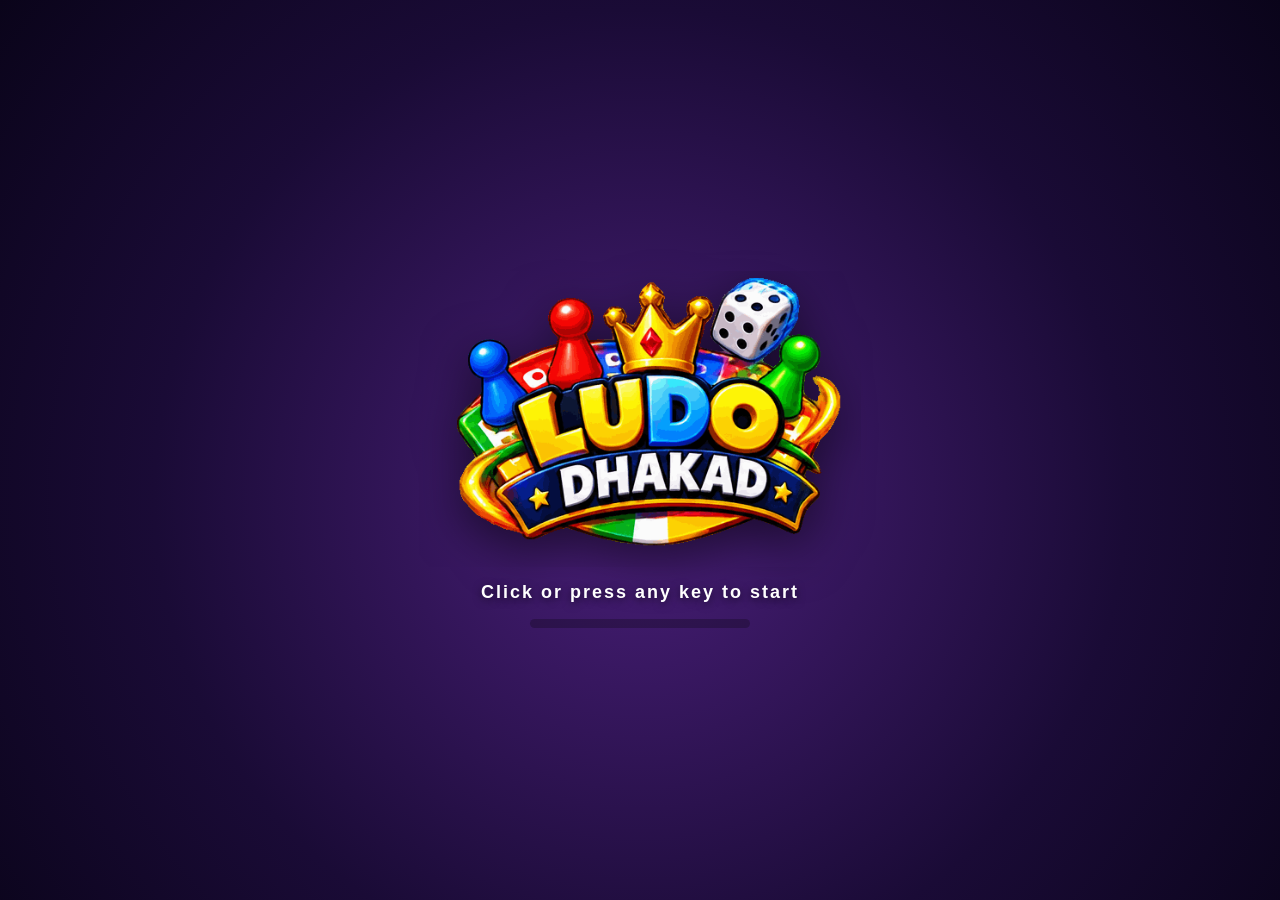
<file: index.html>
<!DOCTYPE html>
<html lang="en">
<head>
  <meta charset="UTF-8">
  <meta name="viewport" content="width=device-width, initial-scale=1">
  <title>Ludo Dhakad</title>
  <link rel="stylesheet" href="style.css">
  <link rel="manifest" href="manifest.json">
  <meta name="theme-color" content="#2b2f3a">
  <link rel="icon" href="icons/icon-192.png">
</head>
<body>
  <div id="splash"><canvas id="fw"></canvas><img class="logo" src="images/logo-animated.gif" alt="Ludo Dhakad"><div id="tap" class="tap" hidden>Click or press any key to start</div><div class="bar"><i></i></div></div>
  <div id="top-tools">
    <button id="music" title="Music (N)">&#9835;</button>
    <button id="mute" title="Sound (M)">&#128266;</button>
    <button id="fs" title="Fullscreen">&#9974;</button>
  </div>
  <main>
    <section id="setup">
      <h1 class="brand-h1"><span class="shine"><img class="brand" src="images/logo.png" alt="Ludo Dhakad" onerror="this.parentNode.classList.add('broken')"></span></h1>
      <div id="step1">
        <button id="continue" class="wide" hidden>Continue Game</button>
        <h2>How many players?</h2>
        <div id="count-btns" class="big-row">
          <button class="big" data-n="2"><span>2</span>Players</button>
          <button class="big" data-n="3"><span>3</span>Players</button>
          <button class="big" data-n="4"><span>4</span>Players</button>
        </div>
        <label class="theme-row">Theme <select class="theme-sel"></select></label>
        <div class="vols"><label>Sound <input type="range" class="vol-sfx" min="0" max="100" value="100"></label><label>Music <input type="range" class="vol-music" min="0" max="100" value="80"></label></div>
        <div class="big-row"><button id="m-stats" class="ghost mini">Stats</button><button id="s-exit" class="ghost mini">Exit Game</button></div>
        <div id="menu-msg"></div>
      </div>
      <div id="step2" hidden>
        <h2>Who plays?</h2>
        <div class="opt-line"><b>Mode</b><div class="seg" id="mode-seg"></div></div>
        <p class="hint" id="mode-desc"></p>
        <div class="opt-line"><b>Turn timer</b><div class="seg" id="timer-seg"></div></div>
        <p class="hint">Type a name. Tap the colour circle to change colour.</p>
        <div id="seat-rows"></div>
        <div id="err"></div>
        <div class="big-row">
          <button id="back" class="ghost">Back</button>
          <button id="start">Start Game</button>
        </div>
      </div>
    </section>
    <section id="game" hidden>
      <div id="game-bar">
        <button id="btn-menu" class="mini">Menu</button>
        <button id="btn-exit" class="mini ghost">Exit</button>
      </div>
      <div id="arena">
        <div class="dice-row" id="dice-top"></div>
        <div id="board"></div>
        <div class="dice-row" id="dice-bottom"></div>
      </div>
      <small>Roll: F G H J &nbsp;·&nbsp; Move: click, or arrows + Enter &nbsp;·&nbsp; Sound: M &nbsp;·&nbsp; Menu: Esc</small>
    </section>
  </main>
  <div id="pause" class="overlay" hidden><div class="card">
    <h2>Paused</h2>
    <label class="theme-row">Theme <select class="theme-sel"></select></label>
        <div class="vols"><label>Sound <input type="range" class="vol-sfx" min="0" max="100" value="100"></label><label>Music <input type="range" class="vol-music" min="0" max="100" value="80"></label></div>
    <button id="p-resume">Resume</button>
    <button id="p-restart">Restart</button>
    <button id="p-setup" class="ghost">Main Menu</button>
    <button id="p-exit" class="ghost">Exit Game</button>
  </div></div>
  <div id="exit" class="overlay" hidden><div class="card">
    <h2>Exit Ludo Dhakad?</h2>
    <div id="exit-msg"></div>
    <button id="x-quit">Exit Game</button>
    <button id="x-cancel" class="ghost">Keep Playing</button>
  </div></div>
  <div id="stats" class="overlay" hidden><div class="card">
    <h2>Stats</h2>
    <div id="stats-body"></div>
    <button id="st-close">Close</button>
    <button id="st-reset" class="ghost">Reset</button>
  </div></div>
  <div id="result" class="overlay" hidden><div class="card">
    <h2>Final Ranking</h2>
    <ol id="rank-list"></ol>
    <button id="r-again">Play Again</button>
    <button id="r-setup" class="ghost">Main Menu</button>
  </div></div>
  <canvas id="fw-win" hidden></canvas>
  <script src="game.js"></script>
  <script src="ui.js"></script>
  <script>
    // Offline support (works on http/https only)
    if ("serviceWorker" in navigator && location.protocol.indexOf("http") === 0) {
      navigator.serviceWorker.register("sw.js");
    }
  </script>
</body>
</html>
</file>
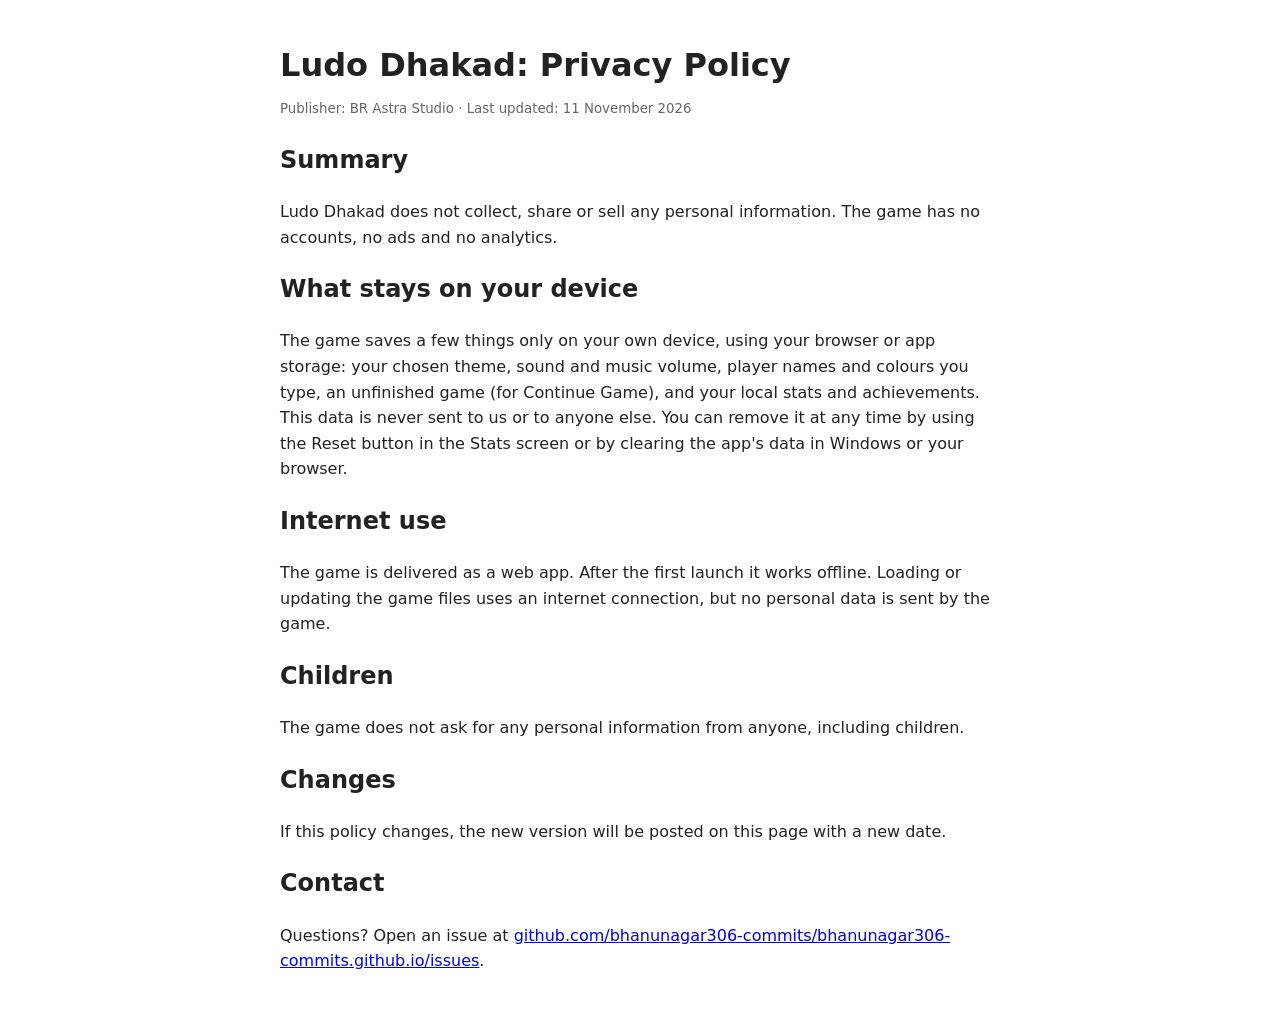
<file: privacy.html>
<!DOCTYPE html>
<html lang="en">
<head>
  <meta charset="UTF-8">
  <meta name="viewport" content="width=device-width, initial-scale=1">
  <title>Ludo Dhakad - Privacy Policy</title>
  <style>
    body { font-family: "Segoe UI", system-ui, sans-serif; max-width: 720px; margin: 40px auto; padding: 0 18px; line-height: 1.6; color: #222; }
    h1 { margin-bottom: 4px; }
    small { color: #666; }
  </style>
</head>
<body>
  <h1>Ludo Dhakad: Privacy Policy</h1>
  <small>Publisher: BR Astra Studio &middot; Last updated: 11 November 2026</small>

  <h2>Summary</h2>
  <p>Ludo Dhakad does not collect, share or sell any personal information. The game has no accounts, no ads and no analytics.</p>

  <h2>What stays on your device</h2>
  <p>The game saves a few things only on your own device, using your browser or app storage: your chosen theme, sound and music volume, player names and colours you type, an unfinished game (for Continue Game), and your local stats and achievements. This data is never sent to us or to anyone else. You can remove it at any time by using the Reset button in the Stats screen or by clearing the app's data in Windows or your browser.</p>

  <h2>Internet use</h2>
  <p>The game is delivered as a web app. After the first launch it works offline. Loading or updating the game files uses an internet connection, but no personal data is sent by the game.</p>

  <h2>Children</h2>
  <p>The game does not ask for any personal information from anyone, including children.</p>

  <h2>Changes</h2>
  <p>If this policy changes, the new version will be posted on this page with a new date.</p>

  <h2>Contact</h2>
  <p>Questions? Open an issue at
    <a href="https://github.com/bhanunagar306-commits/bhanunagar306-commits.github.io/issues">github.com/bhanunagar306-commits/bhanunagar306-commits.github.io/issues</a>.</p>
</body>
</html>
</file>
<file: style.css>
:root { --size: min(92vw, 70vh, 620px); }
* { box-sizing: border-box; }

body {
  margin: 0;
  font-family: system-ui, "Segoe UI", sans-serif;
  background: #f4efe6;
  color: #222;
}
main { display: flex; flex-direction: column; align-items: center; gap: 10px; padding: 10px; }
h1 { margin: 4px 0 0; }
#status { font-size: 18px; font-weight: 600; min-height: 26px; text-align: center; }

button, select { font-size: 16px; padding: 8px 14px; border-radius: 8px; border: 1px solid #888; }
button { background: #333; color: #fff; cursor: pointer; }
button:disabled { background: #aaa; cursor: not-allowed; }

#board {
  position: relative;
  width: var(--size);
  height: var(--size);
  display: grid;
  grid-template-columns: repeat(15, 1fr);
  grid-template-rows: repeat(15, 1fr);
  background: #fff;
  border: 3px solid #333;
  border-radius: 8px;
  overflow: hidden;
}

.cell {
  border: 1px solid #999;
  background: #fff;
  display: flex;
  align-items: center;
  justify-content: center;
  font-size: calc(var(--size) / 30);
  color: #555;
}

.base { position: relative; }
.base::before {
  content: "";
  position: absolute;
  inset: 16.66%;
  background: #fff;
  border-radius: 12px;
}
.slot {
  position: absolute;
  width: 12%;
  height: 12%;
  border-radius: 50%;
  background: rgba(0, 0, 0, 0.12);
  transform: translate(-50%, -50%);
}

.center {
  background: conic-gradient(from -45deg,
    #43a047 0deg 90deg,
    #fdd835 90deg 180deg,
    #1e88e5 180deg 270deg,
    #e53935 270deg 360deg);
}

.token {
  position: absolute;
  width: 5.4%;
  height: 5.4%;
  border-radius: 50%;
  border: 2px solid #fff;
  box-shadow: 0 2px 4px rgba(0, 0, 0, 0.5);
  transform: translate(-50%, -50%);
  transition: left 0.35s, top 0.35s;
  z-index: 5;
}
.token.movable {
  cursor: pointer;
  z-index: 6;
  animation: pulse 0.7s infinite alternate;
}
@keyframes pulse {
  from { box-shadow: 0 0 0 0 rgba(0, 0, 0, 0.7); }
  to   { box-shadow: 0 0 0 7px rgba(0, 0, 0, 0.2); }
}

#controls { display: flex; align-items: center; gap: 16px; }
#dice {
  width: 64px;
  height: 64px;
  border: 4px solid #333;
  border-radius: 12px;
  background: #fff;
  font-size: 34px;
  font-weight: 700;
  display: flex;
  align-items: center;
  justify-content: center;
}

/* ---------- v2: setup, dice row, overlays, celebration ---------- */
[hidden] { display: none !important; }
:root { --size: min(92vw, 60vh, 600px); }
#setup, .card { background: #fff; border-radius: 12px; padding: 16px 20px; box-shadow: 0 2px 10px rgba(0,0,0,.2); }
#setup { display: flex; flex-direction: column; gap: 10px; }
#setup h2, .card h2 { margin: 0; }
.seat-row { display: flex; align-items: center; gap: 8px; margin: 3px 0; }
.dot { display: inline-block; width: 16px; height: 16px; border-radius: 50%; }
#err { color: #c62828; min-height: 20px; }
#game { display: flex; flex-direction: column; align-items: center; gap: 10px; }
#dice-row { display: flex; gap: 12px; flex-wrap: wrap; justify-content: center; }
.dbox { position: relative; width: 92px; padding: 8px 6px 4px; border: 4px solid var(--c); border-radius: 12px;
        background: #fff; text-align: center; cursor: pointer; opacity: .55; }
.dbox.on { opacity: 1; box-shadow: 0 0 0 4px var(--c); }
.dbox .k { position: absolute; top: 2px; left: 7px; font-weight: 700; color: #333; }
.dbox .v { display: block; font-size: 30px; font-weight: 700; }
.dbox .rk { position: absolute; top: -12px; right: -8px; background: #888; color: #fff; border-radius: 10px; padding: 1px 8px; font-size: 13px; font-weight: 700; }
.dbox .rk:empty { display: none; }
.dbox .rk.gold { background: #f9a825; }
.token.sel { outline: 3px solid #000; outline-offset: 2px; }
.token.block { box-shadow: 0 0 0 3px #000, 0 0 0 5px #fff; }
.overlay { position: fixed; inset: 0; background: rgba(0,0,0,.55); display: flex; align-items: center; justify-content: center; z-index: 50; }
.card { display: flex; flex-direction: column; gap: 10px; min-width: 250px; }
#rank-list { padding-left: 24px; font-size: 18px; margin: 0; }
.fw { position: absolute; width: 9px; height: 9px; border-radius: 50%; z-index: 20; animation: fw 2.2s ease-out forwards; }
@keyframes fw { from { transform: translate(0,0); opacity: 1; } to { transform: translate(var(--dx), var(--dy)); opacity: 0; } }

/* ---------- v3: animations ---------- */
.token { transition: left .18s ease-in-out, top .18s ease-in-out; }
.token.hop  { animation: hop .19s ease-out; }
.token.pop  { animation: pop .4s ease-out; }
.token.kill { animation: kill .5s forwards; }
.token.home { animation: homefx .6s ease-out; }
@keyframes hop { 50% { transform: translate(-50%, -85%) scale(1.3); } }
@keyframes pop { 0% { transform: translate(-50%, -50%) scale(.2); } 70% { transform: translate(-50%, -50%) scale(1.4); } 100% { transform: translate(-50%, -50%) scale(1); } }
@keyframes kill { 40% { transform: translate(-50%, -50%) scale(1.5) rotate(20deg); } to { transform: translate(-50%, -50%) scale(0) rotate(360deg); opacity: 0; } }
@keyframes homefx { 50% { transform: translate(-50%, -50%) scale(1.8) rotate(180deg); } }

/* dice ka face (dots) aur roll */
.dbox .v { display: grid; grid-template: repeat(3, 1fr) / repeat(3, 1fr); width: 46px; height: 46px; margin: 2px auto 4px;
           padding: 5px; border: 2px solid #333; border-radius: 9px; background: #fff; }
.dbox .v i { width: 8px; height: 8px; border-radius: 50%; background: #222; place-self: center; }
.dbox.rolling .v { animation: rolling .45s linear infinite; }
.dbox.land .v { animation: land .35s ease-out; }
@keyframes rolling { to { transform: rotate(360deg) scale(1.1); } }
@keyframes land { 0% { transform: scale(1.5); } 60% { transform: scale(.9); } 100% { transform: scale(1); } }

/* baari badalne par highlight */
.dbox.on { animation: turn .4s ease-out; }
@keyframes turn { 50% { transform: translateY(-6px) scale(1.08); } }
.base.turn { animation: glow .9s ease-in-out infinite alternate; }
@keyframes glow { from { box-shadow: inset 0 0 0 0 rgba(255,255,255,0); } to { box-shadow: inset 0 0 28px 6px rgba(255,255,255,.85); } }

/* screens aur menu ka fade */
#setup, #game { animation: fade .3s; }
.overlay { animation: fade .25s; }
.card { animation: rise .3s ease-out; }
@keyframes fade { from { opacity: 0; } to { opacity: 1; } }
@keyframes rise { from { transform: translateY(20px) scale(.95); } to { transform: none; } }

/* ---------- v4: corners me dice + themes ---------- */
:root { --size: min(92vw, max(260px, calc(100vh - 250px)), 620px); }
#arena { display: flex; flex-direction: column; align-items: center; gap: 10px; }
.dice-row { display: flex; justify-content: space-between; width: var(--size); }
.dbox.spacer { visibility: hidden; }
.dbox.shake { animation: shake .4s; }
@keyframes shake { 25% { transform: translateX(-7px); } 75% { transform: translateX(7px); } }
#mute { position: fixed; top: 8px; right: 8px; padding: 4px 9px; font-size: 18px; z-index: 60; }
#setup h1 { margin: 0; }

/* Theme ke rang (goti ke rang har theme me wahi rehte hain) */
:root {
  --bg: #f4efe6; --text: #222; --card: #fff; --card-text: #222; --board: #fff;
  --cell: #fff; --line: #999; --frame: #333; --btn: #333; --btn-text: #fff;
}
body { background: var(--bg); color: var(--text); }
#board { background: var(--board); border-color: var(--frame); }
.cell { background: var(--cell); border-color: var(--line); color: var(--text); }
.base::before { background: var(--board); }
#setup, .card, .dbox { background: var(--card); color: var(--card-text); }
.dbox .k { color: var(--card-text); }
.dbox .v { background: #fff; }
button { background: var(--btn); color: var(--btn-text); }
select { background: var(--card); color: var(--card-text); }

/* ---------- v5: 3D dice, backgrounds, fonts, 3D title ---------- */
.dbox .v { display: block; position: relative; width: 46px; height: 46px; margin: 8px auto 10px;
           padding: 0; border: 0; background: none; perspective: 260px; }
.cube { position: relative; width: 100%; height: 100%; transform-style: preserve-3d;
        transition: transform .88s cubic-bezier(.2, .7, .25, 1); }
.cf { position: absolute; inset: 0; display: grid; grid-template: repeat(3, 1fr) / repeat(3, 1fr); padding: 5px;
      background: linear-gradient(145deg, #fff, #dcdcdc); border: 1px solid #aaa; border-radius: 8px; backface-visibility: hidden; }
.cf i { width: 8px; height: 8px; border-radius: 50%; place-self: center; background: radial-gradient(circle at 35% 30%, #555, #000); }
.cf.f1 { transform: translateZ(23px); }
.cf.f6 { transform: rotateY(180deg) translateZ(23px); }
.cf.f2 { transform: rotateY(90deg) translateZ(23px); }
.cf.f5 { transform: rotateY(-90deg) translateZ(23px); }
.cf.f3 { transform: rotateX(90deg) translateZ(23px); }
.cf.f4 { transform: rotateX(-90deg) translateZ(23px); }
.dbox.rolling { z-index: 30; }
.dbox.rolling .v { animation: lift .88s ease-in-out; }
.dbox.land .v { animation: land .35s ease-out; }
@keyframes lift { 0% { transform: translateY(0) scale(1); } 40% { transform: translateY(-36px) scale(1.5); }
                  75% { transform: translateY(-14px) scale(1.25); } 100% { transform: translateY(0) scale(1); } }

/* Har theme ka background aur font (Windows ke built-in fonts, internet nahi chahiye) */
:root { --font: "Segoe UI", system-ui, sans-serif;
        --page: radial-gradient(circle at 20% 10%, #fff7e2, transparent 45%), repeating-linear-gradient(45deg, #f4efe6 0 22px, #ece3d2 22px 44px); }
body { background: var(--page); background-attachment: fixed; font-family: var(--font); min-height: 100vh; }
button, select { font-family: inherit; }
#setup h1 { font-size: 46px; letter-spacing: 3px; color: #e53935; text-align: center;
            text-shadow: 1px 1px 0 #b71c1c, 2px 2px 0 #b71c1c, 3px 3px 0 #8e1515, 4px 4px 0 #6d1010, 6px 8px 10px rgba(0,0,0,.4); }

/* ---------- v7: themes (original vector art), board themes, buttons ---------- */
:root, :root[data-theme="games"] { --page:url("data:image/svg+xml,%3Csvg%20xmlns%3D%27http%3A//www.w3.org/2000/svg%27%20width%3D%27220%27%20height%3D%27220%27%3E%3Cg%20opacity%3D%27.5%27%3E%3Cg%20transform%3D%27translate%2814%2014%29%20rotate%28-12%2020%2020%29%27%3E%3Crect%20width%3D%2740%27%20height%3D%2740%27%20rx%3D%278%27%20fill%3D%27%23fff%27%20stroke%3D%27%239a927f%27%20stroke-width%3D%272%27/%3E%3Ccircle%20cx%3D%2710%27%20cy%3D%2710%27%20r%3D%273.6%27%20fill%3D%27%23222%27/%3E%3Ccircle%20cx%3D%2730%27%20cy%3D%2710%27%20r%3D%273.6%27%20fill%3D%27%23222%27/%3E%3Ccircle%20cx%3D%2720%27%20cy%3D%2720%27%20r%3D%273.6%27%20fill%3D%27%23222%27/%3E%3Ccircle%20cx%3D%2710%27%20cy%3D%2730%27%20r%3D%273.6%27%20fill%3D%27%23222%27/%3E%3Ccircle%20cx%3D%2730%27%20cy%3D%2730%27%20r%3D%273.6%27%20fill%3D%27%23222%27/%3E%3C/g%3E%3Cg%20transform%3D%27translate%28128%2092%29%20rotate%2814%2020%2020%29%27%3E%3Crect%20width%3D%2740%27%20height%3D%2740%27%20rx%3D%278%27%20fill%3D%27%23fff%27%20stroke%3D%27%239a927f%27%20stroke-width%3D%272%27/%3E%3Ccircle%20cx%3D%2710%27%20cy%3D%2710%27%20r%3D%273.6%27%20fill%3D%27%23222%27/%3E%3Ccircle%20cx%3D%2720%27%20cy%3D%2720%27%20r%3D%273.6%27%20fill%3D%27%23222%27/%3E%3Ccircle%20cx%3D%2730%27%20cy%3D%2730%27%20r%3D%273.6%27%20fill%3D%27%23222%27/%3E%3C/g%3E%3Cg%20transform%3D%27translate%2840%20150%29%20rotate%28-6%2020%2020%29%27%3E%3Crect%20width%3D%2740%27%20height%3D%2740%27%20rx%3D%278%27%20fill%3D%27%23fff%27%20stroke%3D%27%239a927f%27%20stroke-width%3D%272%27/%3E%3Ccircle%20cx%3D%2711%27%20cy%3D%279%27%20r%3D%273.6%27%20fill%3D%27%23222%27/%3E%3Ccircle%20cx%3D%2729%27%20cy%3D%279%27%20r%3D%273.6%27%20fill%3D%27%23222%27/%3E%3Ccircle%20cx%3D%2711%27%20cy%3D%2720%27%20r%3D%273.6%27%20fill%3D%27%23222%27/%3E%3Ccircle%20cx%3D%2729%27%20cy%3D%2720%27%20r%3D%273.6%27%20fill%3D%27%23222%27/%3E%3Ccircle%20cx%3D%2711%27%20cy%3D%2731%27%20r%3D%273.6%27%20fill%3D%27%23222%27/%3E%3Ccircle%20cx%3D%2729%27%20cy%3D%2731%27%20r%3D%273.6%27%20fill%3D%27%23222%27/%3E%3C/g%3E%3Ctext%20x%3D%27118%27%20y%3D%2758%27%20font-size%3D%2750%27%20font-weight%3D%27bold%27%20font-family%3D%27Arial%27%20fill%3D%27%23e53935%27%3E6%3C/text%3E%3Ctext%20x%3D%2722%27%20y%3D%27128%27%20font-size%3D%2750%27%20font-weight%3D%27bold%27%20font-family%3D%27Arial%27%20fill%3D%27%231e88e5%27%3E3%3C/text%3E%3Ctext%20x%3D%27150%27%20y%3D%27205%27%20font-size%3D%2750%27%20font-weight%3D%27bold%27%20font-family%3D%27Arial%27%20fill%3D%27%2343a047%27%3E4%3C/text%3E%3Ctext%20x%3D%2784%27%20y%3D%27112%27%20font-size%3D%2750%27%20font-weight%3D%27bold%27%20font-family%3D%27Arial%27%20fill%3D%27%23e0a800%27%3E1%3C/text%3E%3Ccircle%20cx%3D%2792%27%20cy%3D%2734%27%20r%3D%2715%27%20fill%3D%27%23e53935%27%20stroke%3D%27%23fff%27%20stroke-width%3D%273%27/%3E%3Ccircle%20cx%3D%2787%27%20cy%3D%2728%27%20r%3D%275%27%20fill%3D%27%23fff%27%20opacity%3D%27.55%27/%3E%3Ccircle%20cx%3D%27192%27%20cy%3D%2752%27%20r%3D%2715%27%20fill%3D%27%2343a047%27%20stroke%3D%27%23fff%27%20stroke-width%3D%273%27/%3E%3Ccircle%20cx%3D%27187%27%20cy%3D%2746%27%20r%3D%275%27%20fill%3D%27%23fff%27%20opacity%3D%27.55%27/%3E%3Ccircle%20cx%3D%27112%27%20cy%3D%27170%27%20r%3D%2715%27%20fill%3D%27%23fdd835%27%20stroke%3D%27%23fff%27%20stroke-width%3D%273%27/%3E%3Ccircle%20cx%3D%27107%27%20cy%3D%27164%27%20r%3D%275%27%20fill%3D%27%23fff%27%20opacity%3D%27.55%27/%3E%3Ccircle%20cx%3D%2730%27%20cy%3D%27100%27%20r%3D%2715%27%20fill%3D%27%231e88e5%27%20stroke%3D%27%23fff%27%20stroke-width%3D%273%27/%3E%3Ccircle%20cx%3D%2725%27%20cy%3D%2794%27%20r%3D%275%27%20fill%3D%27%23fff%27%20opacity%3D%27.55%27/%3E%3C/g%3E%3C/svg%3E") 0 0/220px 220px, linear-gradient(160deg,#fff8e8,#e9eefc); --text:#2b2b3a; --card:#fff; --card-text:#2b2b3a; --board:#fff; --cell:#fffdf8; --line:#b9b2a3; --frame:#2b2b3a; --accent:#ff6b35; --accent2:#ffa534; --btn-text:#fff; --font:"Segoe UI","Trebuchet MS",sans-serif; --font-head:"Segoe UI Black","Arial Black",sans-serif; --die-a:#fff; --die-b:#dcdcdc; --pip:#111; --p0:#e53935; --p1:#43a047; --p2:#fdd835; --p3:#1e88e5; --cell-r:3px; --star:url("data:image/svg+xml,%3Csvg%20xmlns%3D%27http%3A//www.w3.org/2000/svg%27%20viewBox%3D%270%200%2064%2064%27%3E%3Cpolygon%20points%3D%2732.0%2C6.0%2039.4%2C23.8%2058.6%2C25.3%2044.0%2C37.9%2048.5%2C56.7%2032.0%2C46.6%2015.5%2C56.7%2020.0%2C37.9%205.4%2C25.3%2024.6%2C23.8%27%20fill%3D%27%23ffd23f%27%20stroke%3D%27%23b58900%27%20stroke-width%3D%273%27%20stroke-linejoin%3D%27round%27/%3E%3C/svg%3E"); --center:url("data:image/svg+xml,%3Csvg%20xmlns%3D%27http%3A//www.w3.org/2000/svg%27%20viewBox%3D%270%200%2064%2064%27%3E%3Crect%20x%3D%276%27%20y%3D%276%27%20width%3D%2752%27%20height%3D%2752%27%20rx%3D%2711%27%20fill%3D%27%23fff%27%20stroke%3D%27%23222%27%20stroke-width%3D%273%27%20stroke-linejoin%3D%27round%27/%3E%3Ccircle%20cx%3D%2720%27%20cy%3D%2720%27%20r%3D%275%27%20fill%3D%27%23222%27/%3E%3Ccircle%20cx%3D%2744%27%20cy%3D%2720%27%20r%3D%275%27%20fill%3D%27%23222%27/%3E%3Ccircle%20cx%3D%2732%27%20cy%3D%2732%27%20r%3D%275%27%20fill%3D%27%23222%27/%3E%3Ccircle%20cx%3D%2720%27%20cy%3D%2744%27%20r%3D%275%27%20fill%3D%27%23222%27/%3E%3Ccircle%20cx%3D%2744%27%20cy%3D%2744%27%20r%3D%275%27%20fill%3D%27%23222%27/%3E%3C/svg%3E") center/46% no-repeat, conic-gradient(from -45deg, var(--p1) 0deg 90deg, var(--p2) 90deg 180deg, var(--p3) 180deg 270deg, var(--p0) 270deg 360deg); --t0:none;--t1:none;--t2:none;--t3:none; }
:root[data-theme="cartoon"] { --page:url("data:image/svg+xml,%3Csvg%20xmlns%3D%27http%3A//www.w3.org/2000/svg%27%20width%3D%27200%27%20height%3D%27200%27%3E%3Cg%20opacity%3D%270.34%27%3E%3Cg%20transform%3D%27translate%288%206%29%20scale%280.85%29%20rotate%28-10%2032%2032%29%27%3E%3Cpath%20d%3D%27M16%2048%20Q3%2048%206%2036%20Q8%2025%2020%2027%20Q24%2012%2038%2016%20Q50%2018%2048%2030%20Q62%2031%2058%2043%20Q56%2049%2048%2048Z%27%20fill%3D%27%23fff%27%20stroke%3D%27%237aa7d9%27%20stroke-width%3D%273%27/%3E%3C/g%3E%3Cg%20transform%3D%27translate%28112%2018%29%20scale%280.8%29%20rotate%2812%2032%2032%29%27%3E%3Cpolygon%20points%3D%2732.0%2C6.0%2039.4%2C23.8%2058.6%2C25.3%2044.0%2C37.9%2048.5%2C56.7%2032.0%2C46.6%2015.5%2C56.7%2020.0%2C37.9%205.4%2C25.3%2024.6%2C23.8%27%20fill%3D%27%23ffd23f%27%20stroke%3D%27%23b58900%27%20stroke-width%3D%273%27%20stroke-linejoin%3D%27round%27/%3E%3C/g%3E%3Cg%20transform%3D%27translate%2852%2092%29%20scale%280.9%29%20rotate%286%2032%2032%29%27%3E%3Cellipse%20cx%3D%2732%27%20cy%3D%2726%27%20rx%3D%2717%27%20ry%3D%2721%27%20fill%3D%27%23ff5c8d%27%20stroke%3D%27%23222%27%20stroke-width%3D%273%27%20stroke-linejoin%3D%27round%27/%3E%3Cpath%20d%3D%27M32%2047%20L28%2053%20H36Z%27%20fill%3D%27%23ff5c8d%27%20stroke%3D%27%23222%27%20stroke-width%3D%273%27%20stroke-linejoin%3D%27round%27/%3E%3Cpath%20d%3D%27M32%2053%20Q26%2058%2032%2062%27%20stroke%3D%27%23222%27%20fill%3D%27none%27%20stroke-width%3D%272.5%27/%3E%3C/g%3E%3Cg%20transform%3D%27translate%28136%20120%29%20scale%280.8%29%20rotate%28-8%2032%2032%29%27%3E%3Ccircle%20cx%3D%2732%27%20cy%3D%2732%27%20r%3D%2727%27%20fill%3D%27%23ffe066%27%20stroke%3D%27%23222%27%20stroke-width%3D%273%27%20stroke-linejoin%3D%27round%27/%3E%3Ccircle%20cx%3D%2723%27%20cy%3D%2726%27%20r%3D%274%27%20fill%3D%27%23222%27/%3E%3Ccircle%20cx%3D%2741%27%20cy%3D%2726%27%20r%3D%274%27%20fill%3D%27%23222%27/%3E%3Cpath%20d%3D%27M18%2038%20Q32%2054%2046%2038%27%20stroke%3D%27%23222%27%20stroke-width%3D%273.5%27%20fill%3D%27none%27%20stroke-linecap%3D%27round%27/%3E%3C/g%3E%3Cg%20transform%3D%27translate%288%20128%29%20scale%280.85%29%20rotate%2812%2032%2032%29%27%3E%3Cellipse%20cx%3D%2732%27%20cy%3D%2726%27%20rx%3D%2717%27%20ry%3D%2721%27%20fill%3D%27%234dabf7%27%20stroke%3D%27%23222%27%20stroke-width%3D%273%27%20stroke-linejoin%3D%27round%27/%3E%3Cpath%20d%3D%27M32%2047%20L28%2053%20H36Z%27%20fill%3D%27%234dabf7%27%20stroke%3D%27%23222%27%20stroke-width%3D%273%27%20stroke-linejoin%3D%27round%27/%3E%3Cpath%20d%3D%27M32%2053%20Q26%2058%2032%2062%27%20stroke%3D%27%23222%27%20fill%3D%27none%27%20stroke-width%3D%272.5%27/%3E%3C/g%3E%3C/g%3E%3C/svg%3E") 0 0/200px 200px, linear-gradient(180deg,#7fdcff,#c9f3ff 60%,#b8f08a); --text:#1d1d4f; --card:#fff; --card-text:#1d1d4f; --board:#fffbe6; --cell:#fff; --line:#3b3b98; --frame:#1d1d4f; --accent:#ff4d8d; --accent2:#ff9f1c; --btn-text:#fff; --font:"Comic Sans MS","Chalkboard SE","Segoe Print",cursive; --font-head:"Segoe Print","Comic Sans MS",cursive; --die-a:#fff; --die-b:#ffe36e; --pip:#ff4d8d; --p0:#ff5252; --p1:#3ddc84; --p2:#ffd93d; --p3:#4dabf7; --cell-r:9px; --star:url("data:image/svg+xml,%3Csvg%20xmlns%3D%27http%3A//www.w3.org/2000/svg%27%20viewBox%3D%270%200%2064%2064%27%3E%3Cpolygon%20points%3D%2732.0%2C6.0%2039.4%2C23.8%2058.6%2C25.3%2044.0%2C37.9%2048.5%2C56.7%2032.0%2C46.6%2015.5%2C56.7%2020.0%2C37.9%205.4%2C25.3%2024.6%2C23.8%27%20fill%3D%27%23ffd23f%27%20stroke%3D%27%23b58900%27%20stroke-width%3D%273%27%20stroke-linejoin%3D%27round%27/%3E%3C/svg%3E"); --center:url("data:image/svg+xml,%3Csvg%20xmlns%3D%27http%3A//www.w3.org/2000/svg%27%20viewBox%3D%270%200%2064%2064%27%3E%3Ccircle%20cx%3D%2732%27%20cy%3D%2732%27%20r%3D%2727%27%20fill%3D%27%23ffe066%27%20stroke%3D%27%23222%27%20stroke-width%3D%273%27%20stroke-linejoin%3D%27round%27/%3E%3Ccircle%20cx%3D%2723%27%20cy%3D%2726%27%20r%3D%274%27%20fill%3D%27%23222%27/%3E%3Ccircle%20cx%3D%2741%27%20cy%3D%2726%27%20r%3D%274%27%20fill%3D%27%23222%27/%3E%3Cpath%20d%3D%27M18%2038%20Q32%2054%2046%2038%27%20stroke%3D%27%23222%27%20stroke-width%3D%273.5%27%20fill%3D%27none%27%20stroke-linecap%3D%27round%27/%3E%3C/svg%3E") center/46% no-repeat, conic-gradient(from -45deg, var(--p1) 0deg 90deg, var(--p2) 90deg 180deg, var(--p3) 180deg 270deg, var(--p0) 270deg 360deg); --t0:url("data:image/svg+xml,%3Csvg%20xmlns%3D%27http%3A//www.w3.org/2000/svg%27%20viewBox%3D%270%200%2064%2064%27%3E%3Ccircle%20cx%3D%2732%27%20cy%3D%2732%27%20r%3D%2727%27%20fill%3D%27%23ffe066%27%20stroke%3D%27%23222%27%20stroke-width%3D%273%27%20stroke-linejoin%3D%27round%27/%3E%3Ccircle%20cx%3D%2723%27%20cy%3D%2726%27%20r%3D%274%27%20fill%3D%27%23222%27/%3E%3Ccircle%20cx%3D%2741%27%20cy%3D%2726%27%20r%3D%274%27%20fill%3D%27%23222%27/%3E%3Cpath%20d%3D%27M18%2038%20Q32%2054%2046%2038%27%20stroke%3D%27%23222%27%20stroke-width%3D%273.5%27%20fill%3D%27none%27%20stroke-linecap%3D%27round%27/%3E%3C/svg%3E");--t1:url("data:image/svg+xml,%3Csvg%20xmlns%3D%27http%3A//www.w3.org/2000/svg%27%20viewBox%3D%270%200%2064%2064%27%3E%3Ccircle%20cx%3D%2732%27%20cy%3D%2732%27%20r%3D%2727%27%20fill%3D%27%23ffe066%27%20stroke%3D%27%23222%27%20stroke-width%3D%273%27%20stroke-linejoin%3D%27round%27/%3E%3Crect%20x%3D%2712%27%20y%3D%2721%27%20width%3D%2717%27%20height%3D%2710%27%20rx%3D%274%27%20fill%3D%27%23222%27/%3E%3Crect%20x%3D%2735%27%20y%3D%2721%27%20width%3D%2717%27%20height%3D%2710%27%20rx%3D%274%27%20fill%3D%27%23222%27/%3E%3Crect%20x%3D%2728%27%20y%3D%2724%27%20width%3D%278%27%20height%3D%273%27%20fill%3D%27%23222%27/%3E%3Cpath%20d%3D%27M18%2038%20Q32%2054%2046%2038%27%20stroke%3D%27%23222%27%20stroke-width%3D%273.5%27%20fill%3D%27none%27%20stroke-linecap%3D%27round%27/%3E%3C/svg%3E");--t2:url("data:image/svg+xml,%3Csvg%20xmlns%3D%27http%3A//www.w3.org/2000/svg%27%20viewBox%3D%270%200%2064%2064%27%3E%3Ccircle%20cx%3D%2732%27%20cy%3D%2732%27%20r%3D%2727%27%20fill%3D%27%23ffe066%27%20stroke%3D%27%23222%27%20stroke-width%3D%273%27%20stroke-linejoin%3D%27round%27/%3E%3Cpath%20d%3D%27M17%2027%20Q23%2020%2029%2027%27%20stroke%3D%27%23222%27%20stroke-width%3D%273.5%27%20fill%3D%27none%27%20stroke-linecap%3D%27round%27/%3E%3Ccircle%20cx%3D%2741%27%20cy%3D%2726%27%20r%3D%274%27%20fill%3D%27%23222%27/%3E%3Cpath%20d%3D%27M18%2038%20Q32%2054%2046%2038%27%20stroke%3D%27%23222%27%20stroke-width%3D%273.5%27%20fill%3D%27none%27%20stroke-linecap%3D%27round%27/%3E%3C/svg%3E");--t3:url("data:image/svg+xml,%3Csvg%20xmlns%3D%27http%3A//www.w3.org/2000/svg%27%20viewBox%3D%270%200%2064%2064%27%3E%3Ccircle%20cx%3D%2732%27%20cy%3D%2732%27%20r%3D%2727%27%20fill%3D%27%23ffe066%27%20stroke%3D%27%23222%27%20stroke-width%3D%273%27%20stroke-linejoin%3D%27round%27/%3E%3Ccircle%20cx%3D%2723%27%20cy%3D%2726%27%20r%3D%274%27%20fill%3D%27%23222%27/%3E%3Ccircle%20cx%3D%2741%27%20cy%3D%2726%27%20r%3D%274%27%20fill%3D%27%23222%27/%3E%3Cpath%20d%3D%27M18%2038%20Q32%2052%2046%2038Z%27%20fill%3D%27%237a1f1f%27%20stroke%3D%27%23222%27%20stroke-width%3D%273%27/%3E%3Cellipse%20cx%3D%2732%27%20cy%3D%2746%27%20rx%3D%276%27%20ry%3D%274%27%20fill%3D%27%23ff7b9c%27/%3E%3C/svg%3E"); }
:root[data-theme="anime"] { --page:url("data:image/svg+xml,%3Csvg%20xmlns%3D%27http%3A//www.w3.org/2000/svg%27%20width%3D%27200%27%20height%3D%27200%27%3E%3Cg%20opacity%3D%270.3%27%3E%3Cg%20transform%3D%27translate%288%206%29%20scale%280.85%29%20rotate%28-10%2032%2032%29%27%3E%3Ccircle%20cx%3D%2732.0%27%20cy%3D%2717.0%27%20r%3D%2712%27%20fill%3D%27%23ffc2dc%27%20stroke%3D%27%23d6407f%27%20stroke-width%3D%272.5%27/%3E%3Ccircle%20cx%3D%2746.3%27%20cy%3D%2727.4%27%20r%3D%2712%27%20fill%3D%27%23ffc2dc%27%20stroke%3D%27%23d6407f%27%20stroke-width%3D%272.5%27/%3E%3Ccircle%20cx%3D%2740.8%27%20cy%3D%2744.1%27%20r%3D%2712%27%20fill%3D%27%23ffc2dc%27%20stroke%3D%27%23d6407f%27%20stroke-width%3D%272.5%27/%3E%3Ccircle%20cx%3D%2723.2%27%20cy%3D%2744.1%27%20r%3D%2712%27%20fill%3D%27%23ffc2dc%27%20stroke%3D%27%23d6407f%27%20stroke-width%3D%272.5%27/%3E%3Ccircle%20cx%3D%2717.7%27%20cy%3D%2727.4%27%20r%3D%2712%27%20fill%3D%27%23ffc2dc%27%20stroke%3D%27%23d6407f%27%20stroke-width%3D%272.5%27/%3E%3Ccircle%20cx%3D%2732%27%20cy%3D%2732%27%20r%3D%278%27%20fill%3D%27%23ffd23f%27%20stroke%3D%27%23d6407f%27%20stroke-width%3D%272%27/%3E%3C/g%3E%3Cg%20transform%3D%27translate%28112%2018%29%20scale%280.8%29%20rotate%2812%2032%2032%29%27%3E%3Crect%20x%3D%274%27%20y%3D%2710%27%20width%3D%2756%27%20height%3D%278%27%20rx%3D%272%27%20fill%3D%27%23e53935%27/%3E%3Crect%20x%3D%2710%27%20y%3D%2722%27%20width%3D%2744%27%20height%3D%275%27%20fill%3D%27%23e53935%27/%3E%3Crect%20x%3D%2715%27%20y%3D%2718%27%20width%3D%277%27%20height%3D%2742%27%20fill%3D%27%23e53935%27/%3E%3Crect%20x%3D%2742%27%20y%3D%2718%27%20width%3D%277%27%20height%3D%2742%27%20fill%3D%27%23e53935%27/%3E%3C/g%3E%3Cg%20transform%3D%27translate%2852%2092%29%20scale%280.9%29%20rotate%286%2032%2032%29%27%3E%3Ccircle%20cx%3D%2732.0%27%20cy%3D%2717.0%27%20r%3D%2712%27%20fill%3D%27%23ffc2dc%27%20stroke%3D%27%23d6407f%27%20stroke-width%3D%272.5%27/%3E%3Ccircle%20cx%3D%2746.3%27%20cy%3D%2727.4%27%20r%3D%2712%27%20fill%3D%27%23ffc2dc%27%20stroke%3D%27%23d6407f%27%20stroke-width%3D%272.5%27/%3E%3Ccircle%20cx%3D%2740.8%27%20cy%3D%2744.1%27%20r%3D%2712%27%20fill%3D%27%23ffc2dc%27%20stroke%3D%27%23d6407f%27%20stroke-width%3D%272.5%27/%3E%3Ccircle%20cx%3D%2723.2%27%20cy%3D%2744.1%27%20r%3D%2712%27%20fill%3D%27%23ffc2dc%27%20stroke%3D%27%23d6407f%27%20stroke-width%3D%272.5%27/%3E%3Ccircle%20cx%3D%2717.7%27%20cy%3D%2727.4%27%20r%3D%2712%27%20fill%3D%27%23ffc2dc%27%20stroke%3D%27%23d6407f%27%20stroke-width%3D%272.5%27/%3E%3Ccircle%20cx%3D%2732%27%20cy%3D%2732%27%20r%3D%278%27%20fill%3D%27%23ffd23f%27%20stroke%3D%27%23d6407f%27%20stroke-width%3D%272%27/%3E%3C/g%3E%3Cg%20transform%3D%27translate%28136%20120%29%20scale%280.8%29%20rotate%28-8%2032%2032%29%27%3E%3Cpolygon%20points%3D%2736%2C2%2014%2C36%2028%2C36%2022%2C62%2050%2C24%2034%2C24%27%20fill%3D%27%23ffd23f%27%20stroke%3D%27%23222%27%20stroke-width%3D%273%27%20stroke-linejoin%3D%27round%27/%3E%3C/g%3E%3Cg%20transform%3D%27translate%288%20128%29%20scale%280.85%29%20rotate%2812%2032%2032%29%27%3E%3Ccircle%20cx%3D%2732.0%27%20cy%3D%2717.0%27%20r%3D%2712%27%20fill%3D%27%23ffc2dc%27%20stroke%3D%27%23d6407f%27%20stroke-width%3D%272.5%27/%3E%3Ccircle%20cx%3D%2746.3%27%20cy%3D%2727.4%27%20r%3D%2712%27%20fill%3D%27%23ffc2dc%27%20stroke%3D%27%23d6407f%27%20stroke-width%3D%272.5%27/%3E%3Ccircle%20cx%3D%2740.8%27%20cy%3D%2744.1%27%20r%3D%2712%27%20fill%3D%27%23ffc2dc%27%20stroke%3D%27%23d6407f%27%20stroke-width%3D%272.5%27/%3E%3Ccircle%20cx%3D%2723.2%27%20cy%3D%2744.1%27%20r%3D%2712%27%20fill%3D%27%23ffc2dc%27%20stroke%3D%27%23d6407f%27%20stroke-width%3D%272.5%27/%3E%3Ccircle%20cx%3D%2717.7%27%20cy%3D%2727.4%27%20r%3D%2712%27%20fill%3D%27%23ffc2dc%27%20stroke%3D%27%23d6407f%27%20stroke-width%3D%272.5%27/%3E%3Ccircle%20cx%3D%2732%27%20cy%3D%2732%27%20r%3D%278%27%20fill%3D%27%23ffd23f%27%20stroke%3D%27%23d6407f%27%20stroke-width%3D%272%27/%3E%3C/g%3E%3C/g%3E%3C/svg%3E") 0 0/200px 200px, repeating-conic-gradient(from 0deg at 50% 115%,rgba(255,255,255,.09) 0 5deg,transparent 5deg 10deg), linear-gradient(160deg,#35177a,#c2358f 70%,#ff8ab8); --text:#fff; --card:#fff; --card-text:#3a1a6b; --board:#fff0f8; --cell:#fff; --line:#d9a0d0; --frame:#3a1a6b; --accent:#ff4fa3; --accent2:#7c4dff; --btn-text:#fff; --font:"Yu Gothic UI","Meiryo","Segoe UI",sans-serif; --font-head:"Yu Gothic UI","Meiryo",sans-serif; --die-a:#fff; --die-b:#ffd6ef; --pip:#7c4dff; --p0:#ff3d7f; --p1:#2ee6a6; --p2:#ffd23f; --p3:#5b7cff; --cell-r:6px; --star:url("data:image/svg+xml,%3Csvg%20xmlns%3D%27http%3A//www.w3.org/2000/svg%27%20viewBox%3D%270%200%2064%2064%27%3E%3Ccircle%20cx%3D%2732.0%27%20cy%3D%2717.0%27%20r%3D%2712%27%20fill%3D%27%23ffc2dc%27%20stroke%3D%27%23d6407f%27%20stroke-width%3D%272.5%27/%3E%3Ccircle%20cx%3D%2746.3%27%20cy%3D%2727.4%27%20r%3D%2712%27%20fill%3D%27%23ffc2dc%27%20stroke%3D%27%23d6407f%27%20stroke-width%3D%272.5%27/%3E%3Ccircle%20cx%3D%2740.8%27%20cy%3D%2744.1%27%20r%3D%2712%27%20fill%3D%27%23ffc2dc%27%20stroke%3D%27%23d6407f%27%20stroke-width%3D%272.5%27/%3E%3Ccircle%20cx%3D%2723.2%27%20cy%3D%2744.1%27%20r%3D%2712%27%20fill%3D%27%23ffc2dc%27%20stroke%3D%27%23d6407f%27%20stroke-width%3D%272.5%27/%3E%3Ccircle%20cx%3D%2717.7%27%20cy%3D%2727.4%27%20r%3D%2712%27%20fill%3D%27%23ffc2dc%27%20stroke%3D%27%23d6407f%27%20stroke-width%3D%272.5%27/%3E%3Ccircle%20cx%3D%2732%27%20cy%3D%2732%27%20r%3D%278%27%20fill%3D%27%23ffd23f%27%20stroke%3D%27%23d6407f%27%20stroke-width%3D%272%27/%3E%3C/svg%3E"); --center:url("data:image/svg+xml,%3Csvg%20xmlns%3D%27http%3A//www.w3.org/2000/svg%27%20viewBox%3D%270%200%2064%2064%27%3E%3Ccircle%20cx%3D%2732.0%27%20cy%3D%2717.0%27%20r%3D%2712%27%20fill%3D%27%23ffc2dc%27%20stroke%3D%27%23d6407f%27%20stroke-width%3D%272.5%27/%3E%3Ccircle%20cx%3D%2746.3%27%20cy%3D%2727.4%27%20r%3D%2712%27%20fill%3D%27%23ffc2dc%27%20stroke%3D%27%23d6407f%27%20stroke-width%3D%272.5%27/%3E%3Ccircle%20cx%3D%2740.8%27%20cy%3D%2744.1%27%20r%3D%2712%27%20fill%3D%27%23ffc2dc%27%20stroke%3D%27%23d6407f%27%20stroke-width%3D%272.5%27/%3E%3Ccircle%20cx%3D%2723.2%27%20cy%3D%2744.1%27%20r%3D%2712%27%20fill%3D%27%23ffc2dc%27%20stroke%3D%27%23d6407f%27%20stroke-width%3D%272.5%27/%3E%3Ccircle%20cx%3D%2717.7%27%20cy%3D%2727.4%27%20r%3D%2712%27%20fill%3D%27%23ffc2dc%27%20stroke%3D%27%23d6407f%27%20stroke-width%3D%272.5%27/%3E%3Ccircle%20cx%3D%2732%27%20cy%3D%2732%27%20r%3D%278%27%20fill%3D%27%23ffd23f%27%20stroke%3D%27%23d6407f%27%20stroke-width%3D%272%27/%3E%3C/svg%3E") center/46% no-repeat, conic-gradient(from -45deg, var(--p1) 0deg 90deg, var(--p2) 90deg 180deg, var(--p3) 180deg 270deg, var(--p0) 270deg 360deg); --t0:url("data:image/svg+xml,%3Csvg%20xmlns%3D%27http%3A//www.w3.org/2000/svg%27%20viewBox%3D%270%200%2064%2064%27%3E%3Ccircle%20cx%3D%2732.0%27%20cy%3D%2717.0%27%20r%3D%2712%27%20fill%3D%27%23ffc2dc%27%20stroke%3D%27%23d6407f%27%20stroke-width%3D%272.5%27/%3E%3Ccircle%20cx%3D%2746.3%27%20cy%3D%2727.4%27%20r%3D%2712%27%20fill%3D%27%23ffc2dc%27%20stroke%3D%27%23d6407f%27%20stroke-width%3D%272.5%27/%3E%3Ccircle%20cx%3D%2740.8%27%20cy%3D%2744.1%27%20r%3D%2712%27%20fill%3D%27%23ffc2dc%27%20stroke%3D%27%23d6407f%27%20stroke-width%3D%272.5%27/%3E%3Ccircle%20cx%3D%2723.2%27%20cy%3D%2744.1%27%20r%3D%2712%27%20fill%3D%27%23ffc2dc%27%20stroke%3D%27%23d6407f%27%20stroke-width%3D%272.5%27/%3E%3Ccircle%20cx%3D%2717.7%27%20cy%3D%2727.4%27%20r%3D%2712%27%20fill%3D%27%23ffc2dc%27%20stroke%3D%27%23d6407f%27%20stroke-width%3D%272.5%27/%3E%3Ccircle%20cx%3D%2732%27%20cy%3D%2732%27%20r%3D%278%27%20fill%3D%27%23ffd23f%27%20stroke%3D%27%23d6407f%27%20stroke-width%3D%272%27/%3E%3C/svg%3E");--t1:url("data:image/svg+xml,%3Csvg%20xmlns%3D%27http%3A//www.w3.org/2000/svg%27%20viewBox%3D%270%200%2064%2064%27%3E%3Cpolygon%20points%3D%2736%2C2%2014%2C36%2028%2C36%2022%2C62%2050%2C24%2034%2C24%27%20fill%3D%27%23ffd23f%27%20stroke%3D%27%23222%27%20stroke-width%3D%273%27%20stroke-linejoin%3D%27round%27/%3E%3C/svg%3E");--t2:url("data:image/svg+xml,%3Csvg%20xmlns%3D%27http%3A//www.w3.org/2000/svg%27%20viewBox%3D%270%200%2064%2064%27%3E%3Cpath%20d%3D%27M32%204%20C40%2018%2052%2026%2050%2042%20C48%2056%2038%2062%2032%2062%20C24%2062%2014%2056%2014%2042%20C14%2032%2022%2028%2024%2018%20C28%2022%2030%2024%2032%204Z%27%20fill%3D%27%23ff8a00%27%20stroke%3D%27%23222%27%20stroke-width%3D%273%27%20stroke-linejoin%3D%27round%27/%3E%3Cpath%20d%3D%27M32%2062%20C26%2062%2022%2056%2024%2048%20C28%2052%2030%2046%2032%2040%20C36%2048%2040%2052%2040%2054%20C40%2058%2036%2062%2032%2062Z%27%20fill%3D%27%23ffd23f%27/%3E%3C/svg%3E");--t3:url("data:image/svg+xml,%3Csvg%20xmlns%3D%27http%3A//www.w3.org/2000/svg%27%20viewBox%3D%270%200%2064%2064%27%3E%3Cpath%20d%3D%27M32%204%20C44%2022%2052%2032%2052%2042%20A20%2020%200%200%201%2012%2042%20C12%2032%2020%2022%2032%204Z%27%20fill%3D%27%237fd4ff%27%20stroke%3D%27%23222%27%20stroke-width%3D%273%27%20stroke-linejoin%3D%27round%27/%3E%3Cpath%20d%3D%27M22%2042%20A10%2010%200%200%200%2030%2052%27%20stroke%3D%27%23fff%27%20stroke-width%3D%273%27%20fill%3D%27none%27%20stroke-linecap%3D%27round%27/%3E%3C/svg%3E"); }
:root[data-theme="money"] { --page:url("data:image/svg+xml,%3Csvg%20xmlns%3D%27http%3A//www.w3.org/2000/svg%27%20width%3D%27200%27%20height%3D%27200%27%3E%3Cg%20opacity%3D%270.26%27%3E%3Cg%20transform%3D%27translate%288%206%29%20scale%280.85%29%20rotate%28-10%2032%2032%29%27%3E%3Ccircle%20cx%3D%2732%27%20cy%3D%2732%27%20r%3D%2728%27%20fill%3D%27%23ffd23f%27%20stroke%3D%27%23222%27%20stroke-width%3D%273%27%20stroke-linejoin%3D%27round%27/%3E%3Ccircle%20cx%3D%2732%27%20cy%3D%2732%27%20r%3D%2720%27%20fill%3D%27none%27%20stroke%3D%27%23b58900%27%20stroke-width%3D%273%27/%3E%3Ctext%20x%3D%2732%27%20y%3D%2743%27%20font-size%3D%2730%27%20font-weight%3D%27bold%27%20font-family%3D%27Arial%27%20text-anchor%3D%27middle%27%20fill%3D%27%238a6500%27%3E%24%3C/text%3E%3C/g%3E%3Cg%20transform%3D%27translate%28112%2018%29%20scale%280.8%29%20rotate%2812%2032%2032%29%27%3E%3Crect%20x%3D%273%27%20y%3D%2714%27%20width%3D%2758%27%20height%3D%2736%27%20rx%3D%275%27%20fill%3D%27%238fe3a0%27%20stroke%3D%27%23222%27%20stroke-width%3D%273%27%20stroke-linejoin%3D%27round%27/%3E%3Ccircle%20cx%3D%2732%27%20cy%3D%2732%27%20r%3D%2710%27%20fill%3D%27%23d9f7df%27%20stroke%3D%27%232f7d46%27%20stroke-width%3D%273%27/%3E%3Ctext%20x%3D%2732%27%20y%3D%2737%27%20font-size%3D%2713%27%20font-weight%3D%27bold%27%20font-family%3D%27Arial%27%20text-anchor%3D%27middle%27%20fill%3D%27%232f7d46%27%3E%24%3C/text%3E%3Ccircle%20cx%3D%2711%27%20cy%3D%2722%27%20r%3D%273%27%20fill%3D%27%232f7d46%27/%3E%3Ccircle%20cx%3D%2753%27%20cy%3D%2742%27%20r%3D%273%27%20fill%3D%27%232f7d46%27/%3E%3C/g%3E%3Cg%20transform%3D%27translate%2852%2092%29%20scale%280.9%29%20rotate%286%2032%2032%29%27%3E%3Cpolygon%20points%3D%2732%2C58%204%2C24%2016%2C8%2048%2C8%2060%2C24%27%20fill%3D%27%237fd8ff%27%20stroke%3D%27%23222%27%20stroke-width%3D%273%27%20stroke-linejoin%3D%27round%27/%3E%3Cpath%20d%3D%27M4%2024%20H60%20M16%208%20L24%2024%20L32%2058%20L40%2024%20L48%208%20M24%2024%20L32%208%20L40%2024%27%20stroke%3D%27%23222%27%20stroke-width%3D%272%27%20fill%3D%27none%27/%3E%3C/g%3E%3Cg%20transform%3D%27translate%28136%20120%29%20scale%280.8%29%20rotate%28-8%2032%2032%29%27%3E%3Cpath%20d%3D%27M20%2022%20Q32%208%2044%2022%20L52%2052%20Q32%2064%2012%2052Z%27%20fill%3D%27%23d9a441%27%20stroke%3D%27%23222%27%20stroke-width%3D%273%27%20stroke-linejoin%3D%27round%27/%3E%3Crect%20x%3D%2723%27%20y%3D%2716%27%20width%3D%2718%27%20height%3D%277%27%20rx%3D%273%27%20fill%3D%27%238a5a14%27%20stroke%3D%27%23222%27%20stroke-width%3D%272%27/%3E%3Ctext%20x%3D%2732%27%20y%3D%2747%27%20font-size%3D%2724%27%20font-weight%3D%27bold%27%20font-family%3D%27Arial%27%20text-anchor%3D%27middle%27%20fill%3D%27%235a3a00%27%3E%24%3C/text%3E%3C/g%3E%3Cg%20transform%3D%27translate%288%20128%29%20scale%280.85%29%20rotate%2812%2032%2032%29%27%3E%3Ccircle%20cx%3D%2732%27%20cy%3D%2732%27%20r%3D%2728%27%20fill%3D%27%23ffd23f%27%20stroke%3D%27%23222%27%20stroke-width%3D%273%27%20stroke-linejoin%3D%27round%27/%3E%3Ccircle%20cx%3D%2732%27%20cy%3D%2732%27%20r%3D%2720%27%20fill%3D%27none%27%20stroke%3D%27%23b58900%27%20stroke-width%3D%273%27/%3E%3Ctext%20x%3D%2732%27%20y%3D%2743%27%20font-size%3D%2730%27%20font-weight%3D%27bold%27%20font-family%3D%27Arial%27%20text-anchor%3D%27middle%27%20fill%3D%27%238a6500%27%3E%24%3C/text%3E%3C/g%3E%3C/g%3E%3C/svg%3E") 0 0/200px 200px, radial-gradient(circle at 50% 0%,#2f9e5f,transparent 65%), linear-gradient(160deg,#0e5a32,#06301a); --text:#fff6d6; --card:#fffbe8; --card-text:#1a3d27; --board:#f7f0cf; --cell:#fffbea; --line:#c9b45f; --frame:#6b4e00; --accent:#f4c430; --accent2:#d99a00; --btn-text:#2b1d00; --font:Georgia,"Palatino Linotype",serif; --font-head:"Palatino Linotype","Book Antiqua",Georgia,serif; --die-a:#fff6c8; --die-b:#e3b505; --pip:#3d2b00; --p0:#c0392b; --p1:#1e9e5a; --p2:#e8b923; --p3:#2e6fd8; --cell-r:4px; --star:url("data:image/svg+xml,%3Csvg%20xmlns%3D%27http%3A//www.w3.org/2000/svg%27%20viewBox%3D%270%200%2064%2064%27%3E%3Ccircle%20cx%3D%2732%27%20cy%3D%2732%27%20r%3D%2728%27%20fill%3D%27%23ffd23f%27%20stroke%3D%27%23222%27%20stroke-width%3D%273%27%20stroke-linejoin%3D%27round%27/%3E%3Ccircle%20cx%3D%2732%27%20cy%3D%2732%27%20r%3D%2720%27%20fill%3D%27none%27%20stroke%3D%27%23b58900%27%20stroke-width%3D%273%27/%3E%3Ctext%20x%3D%2732%27%20y%3D%2743%27%20font-size%3D%2730%27%20font-weight%3D%27bold%27%20font-family%3D%27Arial%27%20text-anchor%3D%27middle%27%20fill%3D%27%238a6500%27%3E%24%3C/text%3E%3C/svg%3E"); --center:url("data:image/svg+xml,%3Csvg%20xmlns%3D%27http%3A//www.w3.org/2000/svg%27%20viewBox%3D%270%200%2064%2064%27%3E%3Ccircle%20cx%3D%2732%27%20cy%3D%2732%27%20r%3D%2728%27%20fill%3D%27%23ffd23f%27%20stroke%3D%27%23222%27%20stroke-width%3D%273%27%20stroke-linejoin%3D%27round%27/%3E%3Ccircle%20cx%3D%2732%27%20cy%3D%2732%27%20r%3D%2720%27%20fill%3D%27none%27%20stroke%3D%27%23b58900%27%20stroke-width%3D%273%27/%3E%3Ctext%20x%3D%2732%27%20y%3D%2743%27%20font-size%3D%2730%27%20font-weight%3D%27bold%27%20font-family%3D%27Arial%27%20text-anchor%3D%27middle%27%20fill%3D%27%238a6500%27%3E%24%3C/text%3E%3C/svg%3E") center/46% no-repeat, conic-gradient(from -45deg, var(--p1) 0deg 90deg, var(--p2) 90deg 180deg, var(--p3) 180deg 270deg, var(--p0) 270deg 360deg); --t0:url("data:image/svg+xml,%3Csvg%20xmlns%3D%27http%3A//www.w3.org/2000/svg%27%20viewBox%3D%270%200%2064%2064%27%3E%3Ccircle%20cx%3D%2732%27%20cy%3D%2732%27%20r%3D%2728%27%20fill%3D%27%23ffd23f%27%20stroke%3D%27%23222%27%20stroke-width%3D%273%27%20stroke-linejoin%3D%27round%27/%3E%3Ccircle%20cx%3D%2732%27%20cy%3D%2732%27%20r%3D%2720%27%20fill%3D%27none%27%20stroke%3D%27%23b58900%27%20stroke-width%3D%273%27/%3E%3Ctext%20x%3D%2732%27%20y%3D%2743%27%20font-size%3D%2730%27%20font-weight%3D%27bold%27%20font-family%3D%27Arial%27%20text-anchor%3D%27middle%27%20fill%3D%27%238a6500%27%3E%24%3C/text%3E%3C/svg%3E");--t1:url("data:image/svg+xml,%3Csvg%20xmlns%3D%27http%3A//www.w3.org/2000/svg%27%20viewBox%3D%270%200%2064%2064%27%3E%3Crect%20x%3D%273%27%20y%3D%2714%27%20width%3D%2758%27%20height%3D%2736%27%20rx%3D%275%27%20fill%3D%27%238fe3a0%27%20stroke%3D%27%23222%27%20stroke-width%3D%273%27%20stroke-linejoin%3D%27round%27/%3E%3Ccircle%20cx%3D%2732%27%20cy%3D%2732%27%20r%3D%2710%27%20fill%3D%27%23d9f7df%27%20stroke%3D%27%232f7d46%27%20stroke-width%3D%273%27/%3E%3Ctext%20x%3D%2732%27%20y%3D%2737%27%20font-size%3D%2713%27%20font-weight%3D%27bold%27%20font-family%3D%27Arial%27%20text-anchor%3D%27middle%27%20fill%3D%27%232f7d46%27%3E%24%3C/text%3E%3Ccircle%20cx%3D%2711%27%20cy%3D%2722%27%20r%3D%273%27%20fill%3D%27%232f7d46%27/%3E%3Ccircle%20cx%3D%2753%27%20cy%3D%2742%27%20r%3D%273%27%20fill%3D%27%232f7d46%27/%3E%3C/svg%3E");--t2:url("data:image/svg+xml,%3Csvg%20xmlns%3D%27http%3A//www.w3.org/2000/svg%27%20viewBox%3D%270%200%2064%2064%27%3E%3Cpolygon%20points%3D%2732%2C58%204%2C24%2016%2C8%2048%2C8%2060%2C24%27%20fill%3D%27%237fd8ff%27%20stroke%3D%27%23222%27%20stroke-width%3D%273%27%20stroke-linejoin%3D%27round%27/%3E%3Cpath%20d%3D%27M4%2024%20H60%20M16%208%20L24%2024%20L32%2058%20L40%2024%20L48%208%20M24%2024%20L32%208%20L40%2024%27%20stroke%3D%27%23222%27%20stroke-width%3D%272%27%20fill%3D%27none%27/%3E%3C/svg%3E");--t3:url("data:image/svg+xml,%3Csvg%20xmlns%3D%27http%3A//www.w3.org/2000/svg%27%20viewBox%3D%270%200%2064%2064%27%3E%3Cpath%20d%3D%27M20%2022%20Q32%208%2044%2022%20L52%2052%20Q32%2064%2012%2052Z%27%20fill%3D%27%23d9a441%27%20stroke%3D%27%23222%27%20stroke-width%3D%273%27%20stroke-linejoin%3D%27round%27/%3E%3Crect%20x%3D%2723%27%20y%3D%2716%27%20width%3D%2718%27%20height%3D%277%27%20rx%3D%273%27%20fill%3D%27%238a5a14%27%20stroke%3D%27%23222%27%20stroke-width%3D%272%27/%3E%3Ctext%20x%3D%2732%27%20y%3D%2747%27%20font-size%3D%2724%27%20font-weight%3D%27bold%27%20font-family%3D%27Arial%27%20text-anchor%3D%27middle%27%20fill%3D%27%235a3a00%27%3E%24%3C/text%3E%3C/svg%3E"); }
:root[data-theme="cars"] { --page:url("data:image/svg+xml,%3Csvg%20xmlns%3D%27http%3A//www.w3.org/2000/svg%27%20width%3D%27200%27%20height%3D%27200%27%3E%3Cg%20opacity%3D%270.3%27%3E%3Cg%20transform%3D%27translate%288%206%29%20scale%280.85%29%20rotate%28-10%2032%2032%29%27%3E%3Cpath%20d%3D%27M16%2030%20L24%2016%20H42%20L50%2030Z%27%20fill%3D%27%23e53935%27%20stroke%3D%27%23222%27%20stroke-width%3D%273%27%20stroke-linejoin%3D%27round%27/%3E%3Crect%20x%3D%274%27%20y%3D%2728%27%20width%3D%2756%27%20height%3D%2717%27%20rx%3D%276%27%20fill%3D%27%23e53935%27%20stroke%3D%27%23222%27%20stroke-width%3D%273%27%20stroke-linejoin%3D%27round%27/%3E%3Cpath%20d%3D%27M16%2030%20L24%2016%20H42%20L50%2030Z%27%20fill%3D%27%23bfe9ff%27%20transform%3D%27translate%287%205.2%29%20scale%28.78%29%27/%3E%3Crect%20x%3D%2754%27%20y%3D%2732%27%20width%3D%275%27%20height%3D%274%27%20fill%3D%27%23ffd23f%27/%3E%3Ccircle%20cx%3D%2718%27%20cy%3D%2746%27%20r%3D%278%27%20fill%3D%27%23222%27/%3E%3Ccircle%20cx%3D%2718%27%20cy%3D%2746%27%20r%3D%273%27%20fill%3D%27%23ccc%27/%3E%3Ccircle%20cx%3D%2746%27%20cy%3D%2746%27%20r%3D%278%27%20fill%3D%27%23222%27/%3E%3Ccircle%20cx%3D%2746%27%20cy%3D%2746%27%20r%3D%273%27%20fill%3D%27%23ccc%27/%3E%3C/g%3E%3Cg%20transform%3D%27translate%28112%2018%29%20scale%280.8%29%20rotate%2812%2032%2032%29%27%3E%3Cpath%20d%3D%27M32%206%20L48%2052%20H16Z%27%20fill%3D%27%23ff7a00%27%20stroke%3D%27%23222%27%20stroke-width%3D%273%27%20stroke-linejoin%3D%27round%27/%3E%3Cpath%20d%3D%27M26%2024%20H38%20L40%2032%20H24Z%27%20fill%3D%27%23fff%27/%3E%3Crect%20x%3D%278%27%20y%3D%2752%27%20width%3D%2748%27%20height%3D%278%27%20rx%3D%272%27%20fill%3D%27%23444%27/%3E%3C/g%3E%3Cg%20transform%3D%27translate%2852%2092%29%20scale%280.9%29%20rotate%286%2032%2032%29%27%3E%3Ccircle%20cx%3D%2732%27%20cy%3D%2732%27%20r%3D%2728%27%20fill%3D%27%232a2a2a%27/%3E%3Ccircle%20cx%3D%2732%27%20cy%3D%2732%27%20r%3D%2716%27%20fill%3D%27%239aa0a6%27%20stroke%3D%27%23555%27%20stroke-width%3D%273%27/%3E%3Ccircle%20cx%3D%2732%27%20cy%3D%2732%27%20r%3D%275%27%20fill%3D%27%23ddd%27/%3E%3Cpath%20d%3D%27M32%2016%20V48%20M16%2032%20H48%20M21%2021%20L43%2043%20M43%2021%20L21%2043%27%20stroke%3D%27%23555%27%20stroke-width%3D%272%27/%3E%3C/g%3E%3Cg%20transform%3D%27translate%28136%20120%29%20scale%280.8%29%20rotate%28-8%2032%2032%29%27%3E%3Cpath%20d%3D%27M12%2030%20L24%2020%20H44%20L54%2030Z%27%20fill%3D%27%231e88e5%27%20stroke%3D%27%23222%27%20stroke-width%3D%273%27%20stroke-linejoin%3D%27round%27/%3E%3Crect%20x%3D%274%27%20y%3D%2728%27%20width%3D%2756%27%20height%3D%2717%27%20rx%3D%276%27%20fill%3D%27%231e88e5%27%20stroke%3D%27%23222%27%20stroke-width%3D%273%27%20stroke-linejoin%3D%27round%27/%3E%3Cpath%20d%3D%27M12%2030%20L24%2020%20H44%20L54%2030Z%27%20fill%3D%27%23bfe9ff%27%20transform%3D%27translate%287%205.2%29%20scale%28.78%29%27/%3E%3Crect%20x%3D%2754%27%20y%3D%2732%27%20width%3D%275%27%20height%3D%274%27%20fill%3D%27%23ffd23f%27/%3E%3Ccircle%20cx%3D%2718%27%20cy%3D%2746%27%20r%3D%278%27%20fill%3D%27%23222%27/%3E%3Ccircle%20cx%3D%2718%27%20cy%3D%2746%27%20r%3D%273%27%20fill%3D%27%23ccc%27/%3E%3Ccircle%20cx%3D%2746%27%20cy%3D%2746%27%20r%3D%278%27%20fill%3D%27%23222%27/%3E%3Ccircle%20cx%3D%2746%27%20cy%3D%2746%27%20r%3D%273%27%20fill%3D%27%23ccc%27/%3E%3C/g%3E%3Cg%20transform%3D%27translate%288%20128%29%20scale%280.85%29%20rotate%2812%2032%2032%29%27%3E%3Cpath%20d%3D%27M10%2030%20L14%2016%20H30%20L34%2030Z%27%20fill%3D%27%23ffc400%27%20stroke%3D%27%23222%27%20stroke-width%3D%273%27%20stroke-linejoin%3D%27round%27/%3E%3Crect%20x%3D%274%27%20y%3D%2728%27%20width%3D%2756%27%20height%3D%2717%27%20rx%3D%276%27%20fill%3D%27%23ffc400%27%20stroke%3D%27%23222%27%20stroke-width%3D%273%27%20stroke-linejoin%3D%27round%27/%3E%3Cpath%20d%3D%27M10%2030%20L14%2016%20H30%20L34%2030Z%27%20fill%3D%27%23bfe9ff%27%20transform%3D%27translate%287%205.2%29%20scale%28.78%29%27/%3E%3Crect%20x%3D%2754%27%20y%3D%2732%27%20width%3D%275%27%20height%3D%274%27%20fill%3D%27%23ffd23f%27/%3E%3Ccircle%20cx%3D%2718%27%20cy%3D%2746%27%20r%3D%278%27%20fill%3D%27%23222%27/%3E%3Ccircle%20cx%3D%2718%27%20cy%3D%2746%27%20r%3D%273%27%20fill%3D%27%23ccc%27/%3E%3Ccircle%20cx%3D%2746%27%20cy%3D%2746%27%20r%3D%278%27%20fill%3D%27%23222%27/%3E%3Ccircle%20cx%3D%2746%27%20cy%3D%2746%27%20r%3D%273%27%20fill%3D%27%23ccc%27/%3E%3C/g%3E%3C/g%3E%3C/svg%3E") 0 0/200px 200px, repeating-linear-gradient(0deg,rgba(255,255,255,.05) 0 40px,transparent 40px 80px), linear-gradient(180deg,#2a2d36,#15171d); --text:#f2f2f2; --card:#272b36; --card-text:#f2f2f2; --board:#343944; --cell:#3f4553; --line:#5a6172; --frame:#ffcc00; --accent:#ff3b30; --accent2:#ff9500; --btn-text:#fff; --font:"Bahnschrift","Segoe UI",sans-serif; --font-head:Impact,"Bahnschrift",sans-serif; --die-a:#fff; --die-b:#cfcfcf; --pip:#e11d1d; --p0:#e53935; --p1:#43a047; --p2:#ffc400; --p3:#1e88e5; --cell-r:0; --star:url("data:image/svg+xml,%3Csvg%20xmlns%3D%27http%3A//www.w3.org/2000/svg%27%20viewBox%3D%270%200%2064%2064%27%3E%3Cpath%20d%3D%27M32%206%20L48%2052%20H16Z%27%20fill%3D%27%23ff7a00%27%20stroke%3D%27%23222%27%20stroke-width%3D%273%27%20stroke-linejoin%3D%27round%27/%3E%3Cpath%20d%3D%27M26%2024%20H38%20L40%2032%20H24Z%27%20fill%3D%27%23fff%27/%3E%3Crect%20x%3D%278%27%20y%3D%2752%27%20width%3D%2748%27%20height%3D%278%27%20rx%3D%272%27%20fill%3D%27%23444%27/%3E%3C/svg%3E"); --center:url("data:image/svg+xml,%3Csvg%20xmlns%3D%27http%3A//www.w3.org/2000/svg%27%20viewBox%3D%270%200%2064%2064%27%3E%3Ccircle%20cx%3D%2732%27%20cy%3D%2732%27%20r%3D%2728%27%20fill%3D%27%232a2a2a%27/%3E%3Ccircle%20cx%3D%2732%27%20cy%3D%2732%27%20r%3D%2716%27%20fill%3D%27%239aa0a6%27%20stroke%3D%27%23555%27%20stroke-width%3D%273%27/%3E%3Ccircle%20cx%3D%2732%27%20cy%3D%2732%27%20r%3D%275%27%20fill%3D%27%23ddd%27/%3E%3Cpath%20d%3D%27M32%2016%20V48%20M16%2032%20H48%20M21%2021%20L43%2043%20M43%2021%20L21%2043%27%20stroke%3D%27%23555%27%20stroke-width%3D%272%27/%3E%3C/svg%3E") center/46% no-repeat, conic-gradient(from -45deg, var(--p1) 0deg 90deg, var(--p2) 90deg 180deg, var(--p3) 180deg 270deg, var(--p0) 270deg 360deg); --t0:url("data:image/svg+xml,%3Csvg%20xmlns%3D%27http%3A//www.w3.org/2000/svg%27%20viewBox%3D%270%200%2064%2064%27%3E%3Cpath%20d%3D%27M16%2030%20L24%2016%20H42%20L50%2030Z%27%20fill%3D%27%23fff%27%20stroke%3D%27%23222%27%20stroke-width%3D%273%27%20stroke-linejoin%3D%27round%27/%3E%3Crect%20x%3D%274%27%20y%3D%2728%27%20width%3D%2756%27%20height%3D%2717%27%20rx%3D%276%27%20fill%3D%27%23fff%27%20stroke%3D%27%23222%27%20stroke-width%3D%273%27%20stroke-linejoin%3D%27round%27/%3E%3Cpath%20d%3D%27M16%2030%20L24%2016%20H42%20L50%2030Z%27%20fill%3D%27%23bfe9ff%27%20transform%3D%27translate%287%205.2%29%20scale%28.78%29%27/%3E%3Crect%20x%3D%2754%27%20y%3D%2732%27%20width%3D%275%27%20height%3D%274%27%20fill%3D%27%23ffd23f%27/%3E%3Ccircle%20cx%3D%2718%27%20cy%3D%2746%27%20r%3D%278%27%20fill%3D%27%23222%27/%3E%3Ccircle%20cx%3D%2718%27%20cy%3D%2746%27%20r%3D%273%27%20fill%3D%27%23ccc%27/%3E%3Ccircle%20cx%3D%2746%27%20cy%3D%2746%27%20r%3D%278%27%20fill%3D%27%23222%27/%3E%3Ccircle%20cx%3D%2746%27%20cy%3D%2746%27%20r%3D%273%27%20fill%3D%27%23ccc%27/%3E%3C/svg%3E");--t1:url("data:image/svg+xml,%3Csvg%20xmlns%3D%27http%3A//www.w3.org/2000/svg%27%20viewBox%3D%270%200%2064%2064%27%3E%3Cpath%20d%3D%27M12%2030%20L24%2020%20H44%20L54%2030Z%27%20fill%3D%27%23fff%27%20stroke%3D%27%23222%27%20stroke-width%3D%273%27%20stroke-linejoin%3D%27round%27/%3E%3Crect%20x%3D%274%27%20y%3D%2728%27%20width%3D%2756%27%20height%3D%2717%27%20rx%3D%276%27%20fill%3D%27%23fff%27%20stroke%3D%27%23222%27%20stroke-width%3D%273%27%20stroke-linejoin%3D%27round%27/%3E%3Cpath%20d%3D%27M12%2030%20L24%2020%20H44%20L54%2030Z%27%20fill%3D%27%23bfe9ff%27%20transform%3D%27translate%287%205.2%29%20scale%28.78%29%27/%3E%3Crect%20x%3D%2754%27%20y%3D%2732%27%20width%3D%275%27%20height%3D%274%27%20fill%3D%27%23ffd23f%27/%3E%3Ccircle%20cx%3D%2718%27%20cy%3D%2746%27%20r%3D%278%27%20fill%3D%27%23222%27/%3E%3Ccircle%20cx%3D%2718%27%20cy%3D%2746%27%20r%3D%273%27%20fill%3D%27%23ccc%27/%3E%3Ccircle%20cx%3D%2746%27%20cy%3D%2746%27%20r%3D%278%27%20fill%3D%27%23222%27/%3E%3Ccircle%20cx%3D%2746%27%20cy%3D%2746%27%20r%3D%273%27%20fill%3D%27%23ccc%27/%3E%3C/svg%3E");--t2:url("data:image/svg+xml,%3Csvg%20xmlns%3D%27http%3A//www.w3.org/2000/svg%27%20viewBox%3D%270%200%2064%2064%27%3E%3Cpath%20d%3D%27M10%2030%20L14%2016%20H30%20L34%2030Z%27%20fill%3D%27%23fff%27%20stroke%3D%27%23222%27%20stroke-width%3D%273%27%20stroke-linejoin%3D%27round%27/%3E%3Crect%20x%3D%274%27%20y%3D%2728%27%20width%3D%2756%27%20height%3D%2717%27%20rx%3D%276%27%20fill%3D%27%23fff%27%20stroke%3D%27%23222%27%20stroke-width%3D%273%27%20stroke-linejoin%3D%27round%27/%3E%3Cpath%20d%3D%27M10%2030%20L14%2016%20H30%20L34%2030Z%27%20fill%3D%27%23bfe9ff%27%20transform%3D%27translate%287%205.2%29%20scale%28.78%29%27/%3E%3Crect%20x%3D%2754%27%20y%3D%2732%27%20width%3D%275%27%20height%3D%274%27%20fill%3D%27%23ffd23f%27/%3E%3Ccircle%20cx%3D%2718%27%20cy%3D%2746%27%20r%3D%278%27%20fill%3D%27%23222%27/%3E%3Ccircle%20cx%3D%2718%27%20cy%3D%2746%27%20r%3D%273%27%20fill%3D%27%23ccc%27/%3E%3Ccircle%20cx%3D%2746%27%20cy%3D%2746%27%20r%3D%278%27%20fill%3D%27%23222%27/%3E%3Ccircle%20cx%3D%2746%27%20cy%3D%2746%27%20r%3D%273%27%20fill%3D%27%23ccc%27/%3E%3C/svg%3E");--t3:url("data:image/svg+xml,%3Csvg%20xmlns%3D%27http%3A//www.w3.org/2000/svg%27%20viewBox%3D%270%200%2064%2064%27%3E%3Cpath%20d%3D%27M14%2030%20L20%2016%20H46%20L52%2030Z%27%20fill%3D%27%23fff%27%20stroke%3D%27%23222%27%20stroke-width%3D%273%27%20stroke-linejoin%3D%27round%27/%3E%3Crect%20x%3D%274%27%20y%3D%2728%27%20width%3D%2756%27%20height%3D%2717%27%20rx%3D%276%27%20fill%3D%27%23fff%27%20stroke%3D%27%23222%27%20stroke-width%3D%273%27%20stroke-linejoin%3D%27round%27/%3E%3Cpath%20d%3D%27M14%2030%20L20%2016%20H46%20L52%2030Z%27%20fill%3D%27%23bfe9ff%27%20transform%3D%27translate%287%205.2%29%20scale%28.78%29%27/%3E%3Crect%20x%3D%2754%27%20y%3D%2732%27%20width%3D%275%27%20height%3D%274%27%20fill%3D%27%23ffd23f%27/%3E%3Ccircle%20cx%3D%2718%27%20cy%3D%2746%27%20r%3D%278%27%20fill%3D%27%23222%27/%3E%3Ccircle%20cx%3D%2718%27%20cy%3D%2746%27%20r%3D%273%27%20fill%3D%27%23ccc%27/%3E%3Ccircle%20cx%3D%2746%27%20cy%3D%2746%27%20r%3D%278%27%20fill%3D%27%23222%27/%3E%3Ccircle%20cx%3D%2746%27%20cy%3D%2746%27%20r%3D%273%27%20fill%3D%27%23ccc%27/%3E%3C/svg%3E"); }
:root[data-theme="girls"] { --page:url("data:image/svg+xml,%3Csvg%20xmlns%3D%27http%3A//www.w3.org/2000/svg%27%20width%3D%27200%27%20height%3D%27200%27%3E%3Cg%20opacity%3D%270.34%27%3E%3Cg%20transform%3D%27translate%288%206%29%20scale%280.85%29%20rotate%28-10%2032%2032%29%27%3E%3Cpath%20d%3D%27M32%2057%20C6%2038%206%2012%2023%2011%20C29%2011%2032%2016%2032%2019%20C32%2016%2035%2011%2041%2011%20C58%2012%2058%2038%2032%2057Z%27%20fill%3D%27%23ff5c8d%27%20stroke%3D%27%23b0124a%27%20stroke-width%3D%273%27%20stroke-linejoin%3D%27round%27/%3E%3C/g%3E%3Cg%20transform%3D%27translate%28112%2018%29%20scale%280.8%29%20rotate%2812%2032%2032%29%27%3E%3Cpath%20d%3D%27M32%2032%20L6%2014%20L6%2050Z%20M32%2032%20L58%2014%20L58%2050Z%27%20fill%3D%27%23ff8fb8%27%20stroke%3D%27%23b0124a%27%20stroke-width%3D%273%27%20stroke-linejoin%3D%27round%27/%3E%3Ccircle%20cx%3D%2732%27%20cy%3D%2732%27%20r%3D%278%27%20fill%3D%27%23ff8fb8%27%20stroke%3D%27%23b0124a%27%20stroke-width%3D%273%27/%3E%3C/g%3E%3Cg%20transform%3D%27translate%2852%2092%29%20scale%280.9%29%20rotate%286%2032%2032%29%27%3E%3Ccircle%20cx%3D%2732.0%27%20cy%3D%2717.0%27%20r%3D%2712%27%20fill%3D%27%23ffb7d5%27%20stroke%3D%27%23d6407f%27%20stroke-width%3D%272.5%27/%3E%3Ccircle%20cx%3D%2746.3%27%20cy%3D%2727.4%27%20r%3D%2712%27%20fill%3D%27%23ffb7d5%27%20stroke%3D%27%23d6407f%27%20stroke-width%3D%272.5%27/%3E%3Ccircle%20cx%3D%2740.8%27%20cy%3D%2744.1%27%20r%3D%2712%27%20fill%3D%27%23ffb7d5%27%20stroke%3D%27%23d6407f%27%20stroke-width%3D%272.5%27/%3E%3Ccircle%20cx%3D%2723.2%27%20cy%3D%2744.1%27%20r%3D%2712%27%20fill%3D%27%23ffb7d5%27%20stroke%3D%27%23d6407f%27%20stroke-width%3D%272.5%27/%3E%3Ccircle%20cx%3D%2717.7%27%20cy%3D%2727.4%27%20r%3D%2712%27%20fill%3D%27%23ffb7d5%27%20stroke%3D%27%23d6407f%27%20stroke-width%3D%272.5%27/%3E%3Ccircle%20cx%3D%2732%27%20cy%3D%2732%27%20r%3D%278%27%20fill%3D%27%23ffe066%27%20stroke%3D%27%23d6407f%27%20stroke-width%3D%272%27/%3E%3C/g%3E%3Cg%20transform%3D%27translate%28136%20120%29%20scale%280.8%29%20rotate%28-8%2032%2032%29%27%3E%3Cpolygon%20points%3D%2732.0%2C6.0%2039.4%2C23.8%2058.6%2C25.3%2044.0%2C37.9%2048.5%2C56.7%2032.0%2C46.6%2015.5%2C56.7%2020.0%2C37.9%205.4%2C25.3%2024.6%2C23.8%27%20fill%3D%27%23ffd23f%27%20stroke%3D%27%23b58900%27%20stroke-width%3D%273%27%20stroke-linejoin%3D%27round%27/%3E%3C/g%3E%3Cg%20transform%3D%27translate%288%20128%29%20scale%280.85%29%20rotate%2812%2032%2032%29%27%3E%3Cpath%20d%3D%27M32%2057%20C6%2038%206%2012%2023%2011%20C29%2011%2032%2016%2032%2019%20C32%2016%2035%2011%2041%2011%20C58%2012%2058%2038%2032%2057Z%27%20fill%3D%27%23ff9ec7%27%20stroke%3D%27%23b0124a%27%20stroke-width%3D%273%27%20stroke-linejoin%3D%27round%27/%3E%3C/g%3E%3C/g%3E%3C/svg%3E") 0 0/200px 200px, linear-gradient(160deg,#ffc2dd,#ffe6f2 60%,#e8d3ff); --text:#7a2b57; --card:#fff; --card-text:#7a2b57; --board:#fff0f6; --cell:#fff; --line:#f4b6d2; --frame:#ff6fa5; --accent:#ff6fa5; --accent2:#ff9ec7; --btn-text:#fff; --font:"Ink Free","Segoe Print","Comic Sans MS",cursive; --font-head:"Ink Free","Segoe Print",cursive; --die-a:#fff; --die-b:#ffd0e4; --pip:#ff3d8b; --p0:#ff6f9f; --p1:#5fd3a8; --p2:#ffd166; --p3:#7aa7ff; --cell-r:50%; --star:url("data:image/svg+xml,%3Csvg%20xmlns%3D%27http%3A//www.w3.org/2000/svg%27%20viewBox%3D%270%200%2064%2064%27%3E%3Cpath%20d%3D%27M32%2057%20C6%2038%206%2012%2023%2011%20C29%2011%2032%2016%2032%2019%20C32%2016%2035%2011%2041%2011%20C58%2012%2058%2038%2032%2057Z%27%20fill%3D%27%23ff5c8d%27%20stroke%3D%27%23b0124a%27%20stroke-width%3D%273%27%20stroke-linejoin%3D%27round%27/%3E%3C/svg%3E"); --center:url("data:image/svg+xml,%3Csvg%20xmlns%3D%27http%3A//www.w3.org/2000/svg%27%20viewBox%3D%270%200%2064%2064%27%3E%3Cpath%20d%3D%27M32%2057%20C6%2038%206%2012%2023%2011%20C29%2011%2032%2016%2032%2019%20C32%2016%2035%2011%2041%2011%20C58%2012%2058%2038%2032%2057Z%27%20fill%3D%27%23ff5c8d%27%20stroke%3D%27%23b0124a%27%20stroke-width%3D%273%27%20stroke-linejoin%3D%27round%27/%3E%3C/svg%3E") center/46% no-repeat, conic-gradient(from -45deg, var(--p1) 0deg 90deg, var(--p2) 90deg 180deg, var(--p3) 180deg 270deg, var(--p0) 270deg 360deg); --t0:url("data:image/svg+xml,%3Csvg%20xmlns%3D%27http%3A//www.w3.org/2000/svg%27%20viewBox%3D%270%200%2064%2064%27%3E%3Cpath%20d%3D%27M32%2057%20C6%2038%206%2012%2023%2011%20C29%2011%2032%2016%2032%2019%20C32%2016%2035%2011%2041%2011%20C58%2012%2058%2038%2032%2057Z%27%20fill%3D%27%23fff%27%20stroke%3D%27%23c2185b%27%20stroke-width%3D%273%27%20stroke-linejoin%3D%27round%27/%3E%3C/svg%3E");--t1:url("data:image/svg+xml,%3Csvg%20xmlns%3D%27http%3A//www.w3.org/2000/svg%27%20viewBox%3D%270%200%2064%2064%27%3E%3Cpath%20d%3D%27M32%2032%20L6%2014%20L6%2050Z%20M32%2032%20L58%2014%20L58%2050Z%27%20fill%3D%27%23fff%27%20stroke%3D%27%23c2185b%27%20stroke-width%3D%273%27%20stroke-linejoin%3D%27round%27/%3E%3Ccircle%20cx%3D%2732%27%20cy%3D%2732%27%20r%3D%278%27%20fill%3D%27%23fff%27%20stroke%3D%27%23c2185b%27%20stroke-width%3D%273%27/%3E%3C/svg%3E");--t2:url("data:image/svg+xml,%3Csvg%20xmlns%3D%27http%3A//www.w3.org/2000/svg%27%20viewBox%3D%270%200%2064%2064%27%3E%3Ccircle%20cx%3D%2732.0%27%20cy%3D%2717.0%27%20r%3D%2712%27%20fill%3D%27%23fff%27%20stroke%3D%27%23c2185b%27%20stroke-width%3D%272.5%27/%3E%3Ccircle%20cx%3D%2746.3%27%20cy%3D%2727.4%27%20r%3D%2712%27%20fill%3D%27%23fff%27%20stroke%3D%27%23c2185b%27%20stroke-width%3D%272.5%27/%3E%3Ccircle%20cx%3D%2740.8%27%20cy%3D%2744.1%27%20r%3D%2712%27%20fill%3D%27%23fff%27%20stroke%3D%27%23c2185b%27%20stroke-width%3D%272.5%27/%3E%3Ccircle%20cx%3D%2723.2%27%20cy%3D%2744.1%27%20r%3D%2712%27%20fill%3D%27%23fff%27%20stroke%3D%27%23c2185b%27%20stroke-width%3D%272.5%27/%3E%3Ccircle%20cx%3D%2717.7%27%20cy%3D%2727.4%27%20r%3D%2712%27%20fill%3D%27%23fff%27%20stroke%3D%27%23c2185b%27%20stroke-width%3D%272.5%27/%3E%3Ccircle%20cx%3D%2732%27%20cy%3D%2732%27%20r%3D%278%27%20fill%3D%27%23ffe066%27%20stroke%3D%27%23c2185b%27%20stroke-width%3D%272%27/%3E%3C/svg%3E");--t3:url("data:image/svg+xml,%3Csvg%20xmlns%3D%27http%3A//www.w3.org/2000/svg%27%20viewBox%3D%270%200%2064%2064%27%3E%3Cpolygon%20points%3D%2732.0%2C6.0%2039.4%2C23.8%2058.6%2C25.3%2044.0%2C37.9%2048.5%2C56.7%2032.0%2C46.6%2015.5%2C56.7%2020.0%2C37.9%205.4%2C25.3%2024.6%2C23.8%27%20fill%3D%27%23fff%27%20stroke%3D%27%23c2185b%27%20stroke-width%3D%273%27%20stroke-linejoin%3D%27round%27/%3E%3C/svg%3E"); }
:root[data-theme="boys"] { --page:url("data:image/svg+xml,%3Csvg%20xmlns%3D%27http%3A//www.w3.org/2000/svg%27%20width%3D%27200%27%20height%3D%27200%27%3E%3Cg%20opacity%3D%270.34%27%3E%3Cg%20transform%3D%27translate%288%206%29%20scale%280.85%29%20rotate%28-10%2032%2032%29%27%3E%3Ccircle%20cx%3D%2732%27%20cy%3D%2732%27%20r%3D%2728%27%20fill%3D%27%23fff%27%20stroke%3D%27%23222%27%20stroke-width%3D%273%27%20stroke-linejoin%3D%27round%27/%3E%3Cpolygon%20points%3D%2732%2C20%2043%2C28%2039%2C41%2025%2C41%2021%2C28%27%20fill%3D%27%23222%27/%3E%3Cpath%20d%3D%27M32%2020%20V6%20M43%2028%20L56%2024%20M39%2041%20L48%2054%20M25%2041%20L16%2054%20M21%2028%20L8%2024%27%20stroke%3D%27%23222%27%20stroke-width%3D%273%27/%3E%3C/g%3E%3Cg%20transform%3D%27translate%28112%2018%29%20scale%280.8%29%20rotate%2812%2032%2032%29%27%3E%3Cpath%20d%3D%27M32%203%20C45%2014%2047%2032%2043%2046%20H21%20C17%2032%2019%2014%2032%203Z%27%20fill%3D%27%23fff%27%20stroke%3D%27%23222%27%20stroke-width%3D%273%27%20stroke-linejoin%3D%27round%27/%3E%3Ccircle%20cx%3D%2732%27%20cy%3D%2723%27%20r%3D%276%27%20fill%3D%27%236ab7ff%27%20stroke%3D%27%23222%27%20stroke-width%3D%273%27/%3E%3Cpath%20d%3D%27M21%2034%20L9%2050%20L22%2046Z%20M43%2034%20L55%2050%20L42%2046Z%27%20fill%3D%27%23ff5a4f%27%20stroke%3D%27%23222%27%20stroke-width%3D%273%27%20stroke-linejoin%3D%27round%27/%3E%3Cpath%20d%3D%27M27%2048%20Q32%2063%2037%2048Z%27%20fill%3D%27%23ff8a00%27/%3E%3C/g%3E%3Cg%20transform%3D%27translate%2852%2092%29%20scale%280.9%29%20rotate%286%2032%2032%29%27%3E%3Crect%20x%3D%2710%27%20y%3D%2716%27%20width%3D%2744%27%20height%3D%2736%27%20rx%3D%279%27%20fill%3D%27%23c9d6e8%27%20stroke%3D%27%23222%27%20stroke-width%3D%273%27%20stroke-linejoin%3D%27round%27/%3E%3Ccircle%20cx%3D%2723%27%20cy%3D%2732%27%20r%3D%276%27%20fill%3D%27%236ab7ff%27%20stroke%3D%27%23222%27%20stroke-width%3D%273%27/%3E%3Ccircle%20cx%3D%2741%27%20cy%3D%2732%27%20r%3D%276%27%20fill%3D%27%236ab7ff%27%20stroke%3D%27%23222%27%20stroke-width%3D%273%27/%3E%3Crect%20x%3D%2722%27%20y%3D%2742%27%20width%3D%2720%27%20height%3D%275%27%20rx%3D%272%27%20fill%3D%27%23222%27/%3E%3Cpath%20d%3D%27M32%2016%20V6%27%20stroke%3D%27%23222%27%20stroke-width%3D%273%27/%3E%3Ccircle%20cx%3D%2732%27%20cy%3D%276%27%20r%3D%274%27%20fill%3D%27%23ff5a4f%27%20stroke%3D%27%23222%27%20stroke-width%3D%272%27/%3E%3C/g%3E%3Cg%20transform%3D%27translate%28136%20120%29%20scale%280.8%29%20rotate%28-8%2032%2032%29%27%3E%3Cpolygon%20points%3D%2732.0%2C6.0%2039.4%2C23.8%2058.6%2C25.3%2044.0%2C37.9%2048.5%2C56.7%2032.0%2C46.6%2015.5%2C56.7%2020.0%2C37.9%205.4%2C25.3%2024.6%2C23.8%27%20fill%3D%27%23ffd23f%27%20stroke%3D%27%23b58900%27%20stroke-width%3D%273%27%20stroke-linejoin%3D%27round%27/%3E%3C/g%3E%3Cg%20transform%3D%27translate%288%20128%29%20scale%280.85%29%20rotate%2812%2032%2032%29%27%3E%3Ccircle%20cx%3D%2732%27%20cy%3D%2732%27%20r%3D%2728%27%20fill%3D%27%23fff%27%20stroke%3D%27%23222%27%20stroke-width%3D%273%27%20stroke-linejoin%3D%27round%27/%3E%3Cpolygon%20points%3D%2732%2C20%2043%2C28%2039%2C41%2025%2C41%2021%2C28%27%20fill%3D%27%23222%27/%3E%3Cpath%20d%3D%27M32%2020%20V6%20M43%2028%20L56%2024%20M39%2041%20L48%2054%20M25%2041%20L16%2054%20M21%2028%20L8%2024%27%20stroke%3D%27%23222%27%20stroke-width%3D%273%27/%3E%3C/g%3E%3C/g%3E%3C/svg%3E") 0 0/200px 200px, linear-gradient(160deg,#a9d8ff,#e1f1ff 60%,#c8f0e8); --text:#123c6b; --card:#fff; --card-text:#123c6b; --board:#eaf5ff; --cell:#fff; --line:#9cc7ee; --frame:#2f80ed; --accent:#2f80ed; --accent2:#56ccf2; --btn-text:#fff; --font:"Trebuchet MS",Verdana,sans-serif; --font-head:"Trebuchet MS",Verdana,sans-serif; --die-a:#fff; --die-b:#cfe8ff; --pip:#1f6fd1; --p0:#ff5a4f; --p1:#2fbf71; --p2:#ffcf33; --p3:#2f80ed; --cell-r:8px; --star:url("data:image/svg+xml,%3Csvg%20xmlns%3D%27http%3A//www.w3.org/2000/svg%27%20viewBox%3D%270%200%2064%2064%27%3E%3Cpolygon%20points%3D%2732.0%2C6.0%2039.4%2C23.8%2058.6%2C25.3%2044.0%2C37.9%2048.5%2C56.7%2032.0%2C46.6%2015.5%2C56.7%2020.0%2C37.9%205.4%2C25.3%2024.6%2C23.8%27%20fill%3D%27%23ffd23f%27%20stroke%3D%27%23b58900%27%20stroke-width%3D%273%27%20stroke-linejoin%3D%27round%27/%3E%3C/svg%3E"); --center:url("data:image/svg+xml,%3Csvg%20xmlns%3D%27http%3A//www.w3.org/2000/svg%27%20viewBox%3D%270%200%2064%2064%27%3E%3Ccircle%20cx%3D%2732%27%20cy%3D%2732%27%20r%3D%2728%27%20fill%3D%27%23fff%27%20stroke%3D%27%23222%27%20stroke-width%3D%273%27%20stroke-linejoin%3D%27round%27/%3E%3Cpolygon%20points%3D%2732%2C20%2043%2C28%2039%2C41%2025%2C41%2021%2C28%27%20fill%3D%27%23222%27/%3E%3Cpath%20d%3D%27M32%2020%20V6%20M43%2028%20L56%2024%20M39%2041%20L48%2054%20M25%2041%20L16%2054%20M21%2028%20L8%2024%27%20stroke%3D%27%23222%27%20stroke-width%3D%273%27/%3E%3C/svg%3E") center/46% no-repeat, conic-gradient(from -45deg, var(--p1) 0deg 90deg, var(--p2) 90deg 180deg, var(--p3) 180deg 270deg, var(--p0) 270deg 360deg); --t0:url("data:image/svg+xml,%3Csvg%20xmlns%3D%27http%3A//www.w3.org/2000/svg%27%20viewBox%3D%270%200%2064%2064%27%3E%3Ccircle%20cx%3D%2732%27%20cy%3D%2732%27%20r%3D%2728%27%20fill%3D%27%23fff%27%20stroke%3D%27%23222%27%20stroke-width%3D%273%27%20stroke-linejoin%3D%27round%27/%3E%3Cpolygon%20points%3D%2732%2C20%2043%2C28%2039%2C41%2025%2C41%2021%2C28%27%20fill%3D%27%23222%27/%3E%3Cpath%20d%3D%27M32%2020%20V6%20M43%2028%20L56%2024%20M39%2041%20L48%2054%20M25%2041%20L16%2054%20M21%2028%20L8%2024%27%20stroke%3D%27%23222%27%20stroke-width%3D%273%27/%3E%3C/svg%3E");--t1:url("data:image/svg+xml,%3Csvg%20xmlns%3D%27http%3A//www.w3.org/2000/svg%27%20viewBox%3D%270%200%2064%2064%27%3E%3Cpath%20d%3D%27M32%203%20C45%2014%2047%2032%2043%2046%20H21%20C17%2032%2019%2014%2032%203Z%27%20fill%3D%27%23fff%27%20stroke%3D%27%23222%27%20stroke-width%3D%273%27%20stroke-linejoin%3D%27round%27/%3E%3Ccircle%20cx%3D%2732%27%20cy%3D%2723%27%20r%3D%276%27%20fill%3D%27%236ab7ff%27%20stroke%3D%27%23222%27%20stroke-width%3D%273%27/%3E%3Cpath%20d%3D%27M21%2034%20L9%2050%20L22%2046Z%20M43%2034%20L55%2050%20L42%2046Z%27%20fill%3D%27%23ff5a4f%27%20stroke%3D%27%23222%27%20stroke-width%3D%273%27%20stroke-linejoin%3D%27round%27/%3E%3Cpath%20d%3D%27M27%2048%20Q32%2063%2037%2048Z%27%20fill%3D%27%23ff8a00%27/%3E%3C/svg%3E");--t2:url("data:image/svg+xml,%3Csvg%20xmlns%3D%27http%3A//www.w3.org/2000/svg%27%20viewBox%3D%270%200%2064%2064%27%3E%3Crect%20x%3D%2710%27%20y%3D%2716%27%20width%3D%2744%27%20height%3D%2736%27%20rx%3D%279%27%20fill%3D%27%23c9d6e8%27%20stroke%3D%27%23222%27%20stroke-width%3D%273%27%20stroke-linejoin%3D%27round%27/%3E%3Ccircle%20cx%3D%2723%27%20cy%3D%2732%27%20r%3D%276%27%20fill%3D%27%236ab7ff%27%20stroke%3D%27%23222%27%20stroke-width%3D%273%27/%3E%3Ccircle%20cx%3D%2741%27%20cy%3D%2732%27%20r%3D%276%27%20fill%3D%27%236ab7ff%27%20stroke%3D%27%23222%27%20stroke-width%3D%273%27/%3E%3Crect%20x%3D%2722%27%20y%3D%2742%27%20width%3D%2720%27%20height%3D%275%27%20rx%3D%272%27%20fill%3D%27%23222%27/%3E%3Cpath%20d%3D%27M32%2016%20V6%27%20stroke%3D%27%23222%27%20stroke-width%3D%273%27/%3E%3Ccircle%20cx%3D%2732%27%20cy%3D%276%27%20r%3D%274%27%20fill%3D%27%23ff5a4f%27%20stroke%3D%27%23222%27%20stroke-width%3D%272%27/%3E%3C/svg%3E");--t3:url("data:image/svg+xml,%3Csvg%20xmlns%3D%27http%3A//www.w3.org/2000/svg%27%20viewBox%3D%270%200%2064%2064%27%3E%3Cpolygon%20points%3D%2732.0%2C6.0%2039.4%2C23.8%2058.6%2C25.3%2044.0%2C37.9%2048.5%2C56.7%2032.0%2C46.6%2015.5%2C56.7%2020.0%2C37.9%205.4%2C25.3%2024.6%2C23.8%27%20fill%3D%27%23ffd23f%27%20stroke%3D%27%23b58900%27%20stroke-width%3D%273%27%20stroke-linejoin%3D%27round%27/%3E%3C/svg%3E"); }

/* Board theme ke hisaab se */
.cell { border-radius: var(--cell-r); }
.cell.star { background-image: var(--star); background-size: 72%; background-repeat: no-repeat; background-position: center; }
.center { background: var(--center); }
#board { background: var(--board); border-color: var(--frame); border-width: 5px; border-radius: 16px; box-shadow: 0 16px 34px rgba(0,0,0,.45); }
.base::before { background: var(--board); box-shadow: inset 0 0 0 3px rgba(255,255,255,.55), inset 0 4px 10px rgba(0,0,0,.18); }

/* Goti: chamakdaar + theme ki tasveer */
.token::before { content: ""; position: absolute; inset: 0; border-radius: 50%; background: radial-gradient(circle at 35% 28%, rgba(255,255,255,.65), transparent 55%); }
.token::after { content: ""; position: absolute; inset: 11%; background: center / contain no-repeat; pointer-events: none; }
.token[data-seat="0"]::after { background-image: var(--t0); }
.token[data-seat="1"]::after { background-image: var(--t1); }
.token[data-seat="2"]::after { background-image: var(--t2); }
.token[data-seat="3"]::after { background-image: var(--t3); }

/* Text, cards, buttons */
body { font-weight: 500; }
h1, h2, .dbox .rk { font-family: var(--font-head); }
#setup { min-width: min(92vw, 470px); text-align: center; }
#setup h1 { margin: 0 0 6px; font-size: 62px; letter-spacing: 8px; color: var(--accent);
  text-shadow: 1px 1px 0 rgba(0,0,0,.35), 2px 2px 0 rgba(0,0,0,.3), 3px 3px 0 rgba(0,0,0,.25), 4px 4px 0 rgba(0,0,0,.2), 6px 9px 12px rgba(0,0,0,.35); }
#setup h2, .card h2 { margin: 0 0 4px; font-size: 26px; letter-spacing: 1px;
  background: linear-gradient(90deg, var(--accent), var(--accent2)); -webkit-background-clip: text; background-clip: text; color: transparent; }
#setup, .card { border-radius: 26px; border: 4px solid var(--accent); box-shadow: 0 16px 36px rgba(0,0,0,.38), inset 0 0 0 4px rgba(255,255,255,.4); }
.big-row { display: flex; gap: 16px; justify-content: center; flex-wrap: wrap; margin: 14px 0 8px; }
.theme-row { display: flex; gap: 10px; align-items: center; justify-content: center; font-weight: 700; margin-top: 10px; }
button { font-weight: 800; font-size: 17px; letter-spacing: .8px; border: 0; border-radius: 999px; padding: 13px 30px;
  color: var(--btn-text); background: linear-gradient(180deg, var(--accent), var(--accent2));
  box-shadow: 0 6px 0 rgba(0,0,0,.3), 0 14px 20px rgba(0,0,0,.25), inset 0 2px 0 rgba(255,255,255,.45);
  text-shadow: 0 1px 0 rgba(0,0,0,.25); cursor: pointer; transition: transform .12s, box-shadow .12s, filter .12s; }
button:hover:not(:disabled) { transform: translateY(-3px); filter: brightness(1.1); box-shadow: 0 9px 0 rgba(0,0,0,.3), 0 18px 24px rgba(0,0,0,.28), inset 0 2px 0 rgba(255,255,255,.45); }
button:active:not(:disabled) { transform: translateY(3px); box-shadow: 0 2px 0 rgba(0,0,0,.3); }
button:disabled { filter: grayscale(1); opacity: .5; cursor: not-allowed; }
button.big { width: 120px; height: 124px; border-radius: 24px; display: flex; flex-direction: column; align-items: center; justify-content: center; font-size: 15px; padding: 0; }
button.big span { font-size: 54px; line-height: 1; font-family: var(--font-head); }
button.ghost { background: var(--card); color: var(--card-text); border: 3px solid var(--accent); text-shadow: none; }
.seat-row { display: flex; align-items: center; justify-content: space-between; gap: 14px; padding: 10px 12px; margin: 10px 0; border-radius: 18px; background: rgba(0,0,0,.06); text-align: left; }
.seat-row b { font-size: 17px; letter-spacing: .5px; }
.dot { width: 20px; height: 20px; margin-right: 8px; box-shadow: inset 0 -2px 3px rgba(0,0,0,.3), 0 2px 4px rgba(0,0,0,.3); }
.seg { display: flex; gap: 10px; }
button.opt { background: var(--card); color: var(--card-text); border: 3px solid var(--accent); padding: 9px 18px; font-size: 15px; text-shadow: none; box-shadow: 0 5px 0 rgba(0,0,0,.2); }
button.opt.on { background: linear-gradient(180deg, var(--accent), var(--accent2)); color: var(--btn-text); transform: translateY(-3px);
  box-shadow: 0 8px 0 rgba(0,0,0,.3), 0 0 0 4px rgba(255,255,255,.7), 0 0 22px var(--accent); text-shadow: 0 1px 0 rgba(0,0,0,.25); }
#mute { border-radius: 50%; padding: 8px 12px; font-size: 18px; }
select { border: 3px solid var(--accent); border-radius: 14px; padding: 8px 12px; font-weight: 700; background: var(--card); color: var(--card-text); }
#err { color: #e53935; font-weight: 800; min-height: 22px; }
#game small { background: var(--card); color: var(--card-text); padding: 7px 18px; border-radius: 999px; font-weight: 700; box-shadow: 0 3px 8px rgba(0,0,0,.25); }
.dbox { border-radius: 18px; box-shadow: 0 7px 16px rgba(0,0,0,.3); }
.dbox small { font-weight: 800; }
.cf { background: linear-gradient(145deg, var(--die-a), var(--die-b)); }
.cf i { background: var(--pip); box-shadow: inset 0 -1px 2px rgba(0,0,0,.4); }

/* ---------- v8: name/colour rows, game bar, exit ---------- */
#setup h1 { font-size: clamp(30px, 9vw, 50px); letter-spacing: 4px; }
.hint { margin: 2px 0 6px; font-size: 14px; font-weight: 600; opacity: .85; }
.seat-row { flex-wrap: wrap; }
.who { display: flex; align-items: center; gap: 10px; flex: 1; min-width: 150px; }
button.swatch { width: 40px; height: 40px; padding: 0; border-radius: 50%; border: 4px solid #fff; flex: none;
  box-shadow: 0 5px 0 rgba(0,0,0,.3), 0 0 0 2px rgba(0,0,0,.25), inset 0 -4px 6px rgba(0,0,0,.25), inset 0 3px 4px rgba(255,255,255,.5); }
input.name { flex: 1; min-width: 0; width: 100%; font: inherit; font-weight: 700; padding: 9px 12px; border: 3px solid var(--accent);
  border-radius: 14px; background: #fff; color: #222; outline: none; }
input.name:focus { box-shadow: 0 0 0 4px rgba(255,255,255,.7), 0 0 14px var(--accent); }
button.opt { padding: 9px 14px; }
button.mini { padding: 8px 16px; font-size: 14px; }
#game-bar { position: fixed; top: 8px; left: 8px; display: flex; gap: 8px; z-index: 60; }
.dbox small { display: block; max-width: 100%; overflow: hidden; text-overflow: ellipsis; white-space: nowrap; }
#exit-msg, #menu-msg { min-height: 20px; font-weight: 700; color: #e53935; }

/* ---------- v9: splash, top tools, toast, stats, timer, mode rows ---------- */
#splash { position: fixed; inset: 0; z-index: 200; display: flex; flex-direction: column; align-items: center; justify-content: center; gap: 16px;
  background: var(--page); background-color: #222; animation: splash 2.2s forwards; }
#splash img { width: 130px; filter: drop-shadow(0 12px 18px rgba(0,0,0,.45)); animation: logoin 1.4s ease-out; }
#splash h1 { margin: 0; font-family: var(--font-head); font-size: clamp(30px, 9vw, 54px); letter-spacing: 5px; color: var(--accent);
  text-shadow: 1px 1px 0 rgba(0,0,0,.35), 2px 2px 0 rgba(0,0,0,.3), 3px 3px 0 rgba(0,0,0,.25), 5px 8px 12px rgba(0,0,0,.35); }
#splash .bar { width: 220px; height: 9px; border-radius: 99px; background: rgba(0,0,0,.25); overflow: hidden; }
#splash .bar i { display: block; height: 100%; width: 0; background: linear-gradient(90deg, var(--accent), var(--accent2)); animation: load 1.8s forwards; }
@keyframes splash { 0%, 80% { opacity: 1; visibility: visible; } 100% { opacity: 0; visibility: hidden; } }
@keyframes logoin { from { transform: rotateY(-540deg) scale(.3); opacity: 0; } to { transform: none; opacity: 1; } }
@keyframes load { to { width: 100%; } }
#top-tools { position: fixed; top: 8px; right: 8px; display: flex; gap: 8px; z-index: 60; }
#top-tools button { position: static; border-radius: 50%; padding: 8px 12px; font-size: 18px; }
button.wide { width: 100%; margin: 4px 0 10px; }
.opt-line { display: flex; align-items: center; justify-content: space-between; gap: 10px; flex-wrap: wrap; margin: 8px 0; text-align: left; }
.toast { position: fixed; top: 14px; left: 50%; z-index: 300; padding: 12px 24px; border-radius: 999px; font-weight: 800;
  background: linear-gradient(180deg, var(--accent), var(--accent2)); color: var(--btn-text); box-shadow: 0 8px 0 rgba(0,0,0,.25), 0 14px 24px rgba(0,0,0,.3);
  animation: toast 3.2s forwards; }
@keyframes toast { 0% { transform: translate(-50%, -90px); } 10%, 85% { transform: translate(-50%, 0); } 100% { transform: translate(-50%, -90px); opacity: 0; } }
.dbox .tm { position: absolute; bottom: -12px; right: -8px; min-width: 28px; padding: 1px 7px; border-radius: 99px; background: #e53935; color: #fff; font-size: 13px; font-weight: 800; }
.dbox .tm:empty { display: none; }
#stats .card { max-height: 84vh; overflow: auto; min-width: min(92vw, 380px); text-align: left; }
#stats table { width: 100%; border-collapse: collapse; }
#stats th, #stats td { padding: 6px 8px; text-align: left; border-bottom: 1px solid rgba(0,0,0,.15); }
#stats h3 { margin: 12px 0 4px; }
.ach { display: flex; flex-direction: column; opacity: .5; padding: 3px 0; }
.ach.got { opacity: 1; }

/* ---------- v10: logo, animated splash, fireworks ---------- */
#splash { background: radial-gradient(circle at 50% 55%, #4a1f7a 0, #1a0b36 60%, #0a041a 100%); animation: splash 3.4s forwards; }
#splash img.logo { width: min(80vw, 440px); height: auto; position: relative; z-index: 2; filter: drop-shadow(0 14px 24px rgba(0,0,0,.55)); animation: logopop .9s ease-out; }
#splash .bar { position: relative; z-index: 2; }
#splash .bar i { animation: load 3.1s forwards; }
#fw { position: absolute; inset: 0; width: 100%; height: 100%; z-index: 1; }
#fw-win { position: fixed; inset: 0; width: 100%; height: 100%; z-index: 90; pointer-events: none; }
@keyframes splash { 0%, 86% { opacity: 1; visibility: visible; } 100% { opacity: 0; visibility: hidden; } }
@keyframes logopop { from { transform: scale(.55); opacity: 0; } to { transform: scale(1); opacity: 1; } }
#setup h1.brand-h1 { margin: 0 0 4px; font-size: 0; letter-spacing: 0; text-shadow: none; }
img.brand { width: min(72vw, 300px); height: auto; filter: drop-shadow(0 8px 12px rgba(0,0,0,.35)); }
#setup:has(#step2:not([hidden])) img.brand { width: 170px; }

/* ---------- v11: logo shine, crown for 1st place ---------- */
:root { --crown: url("data:image/svg+xml,%3Csvg%20xmlns%3D%27http%3A//www.w3.org/2000/svg%27%20viewBox%3D%270%200%2064%2048%27%3E%3Cpath%20d%3D%27M6%2040%20L2%2012%20L18%2026%20L32%206%20L46%2026%20L62%2012%20L58%2040Z%27%20fill%3D%27%23ffd23f%27%20stroke%3D%27%23b58900%27%20stroke-width%3D%273%27%20stroke-linejoin%3D%27round%27/%3E%3Crect%20x%3D%276%27%20y%3D%2740%27%20width%3D%2752%27%20height%3D%277%27%20rx%3D%272%27%20fill%3D%27%23f2b705%27%20stroke%3D%27%23b58900%27%20stroke-width%3D%272.5%27/%3E%3Ccircle%20cx%3D%2732%27%20cy%3D%2731%27%20r%3D%274.5%27%20fill%3D%27%23e53935%27%20stroke%3D%27%238e1b1b%27%20stroke-width%3D%271.5%27/%3E%3Ccircle%20cx%3D%2716%27%20cy%3D%2733%27%20r%3D%273%27%20fill%3D%27%232ecc71%27/%3E%3Ccircle%20cx%3D%2748%27%20cy%3D%2733%27%20r%3D%273%27%20fill%3D%27%232ecc71%27/%3E%3Ccircle%20cx%3D%272%27%20cy%3D%2712%27%20r%3D%273.5%27%20fill%3D%27%23ffd23f%27%20stroke%3D%27%23b58900%27%20stroke-width%3D%271.5%27/%3E%3Ccircle%20cx%3D%2732%27%20cy%3D%276%27%20r%3D%273.5%27%20fill%3D%27%23ffd23f%27%20stroke%3D%27%23b58900%27%20stroke-width%3D%271.5%27/%3E%3Ccircle%20cx%3D%2762%27%20cy%3D%2712%27%20r%3D%273.5%27%20fill%3D%27%23ffd23f%27%20stroke%3D%27%23b58900%27%20stroke-width%3D%271.5%27/%3E%3C/svg%3E"); }
.shine { position: relative; display: inline-block; line-height: 0; }
.shine::after { content: ""; position: absolute; inset: 0; pointer-events: none;
  background: linear-gradient(110deg, transparent 40%, rgba(255,255,255,.9) 50%, transparent 60%) 100% 0 / 300% 100% no-repeat;
  -webkit-mask: url("images/logo.png") center / contain no-repeat; mask: url("images/logo.png") center / contain no-repeat;
  animation: shine 3.6s ease-in-out infinite; }
@keyframes shine { 0% { background-position: 100% 0; } 40%, 100% { background-position: 0% 0; } }
.dbox .rk.gold::before { content: ""; position: absolute; left: 50%; top: -21px; width: 30px; height: 22px; transform: translateX(-50%);
  background: var(--crown) center / contain no-repeat; }
#rank-list li.first { font-weight: 800; }
#rank-list li.first::before { content: ""; display: inline-block; width: 30px; height: 22px; margin-right: 6px; vertical-align: -4px;
  background: var(--crown) center / contain no-repeat; }

/* ---------- v12: logo na mile to text dikhe; file:// par shine band ---------- */
.shine.broken img { display: none; }
.shine.broken::before { content: "LUDO DHAKAD"; display: block; font-family: var(--font-head); font-size: 42px; line-height: 1.1; letter-spacing: 4px; color: var(--accent);
  text-shadow: 1px 1px 0 rgba(0,0,0,.35), 2px 2px 0 rgba(0,0,0,.3), 3px 3px 0 rgba(0,0,0,.25), 5px 7px 10px rgba(0,0,0,.35); }
.local .shine::after { display: none; }

/* ---------- v13: volume sliders ---------- */
.vols { display: flex; gap: 16px; justify-content: center; flex-wrap: wrap; margin: 10px 0 4px; font-weight: 700; }
.vols label { display: flex; align-items: center; gap: 8px; }
.vols input[type=range] { width: 110px; accent-color: var(--accent); cursor: pointer; }

/* ---------- v14: splash "click to start" (browser awaaz ke liye click maangta hai) ---------- */
#splash { animation: none; }
#splash.go { animation: splash 3.4s forwards; }
#splash .bar i { animation: none; }
#splash.go .bar i { animation: load 3.1s forwards; }
#splash .tap { position: relative; z-index: 2; color: #fff; font-weight: 800; letter-spacing: 2px; font-size: 18px; text-align: center;
  text-shadow: 0 2px 8px rgba(0,0,0,.6); animation: blink 1.2s ease-in-out infinite; }
@keyframes blink { 50% { opacity: .25; } }
</file>
